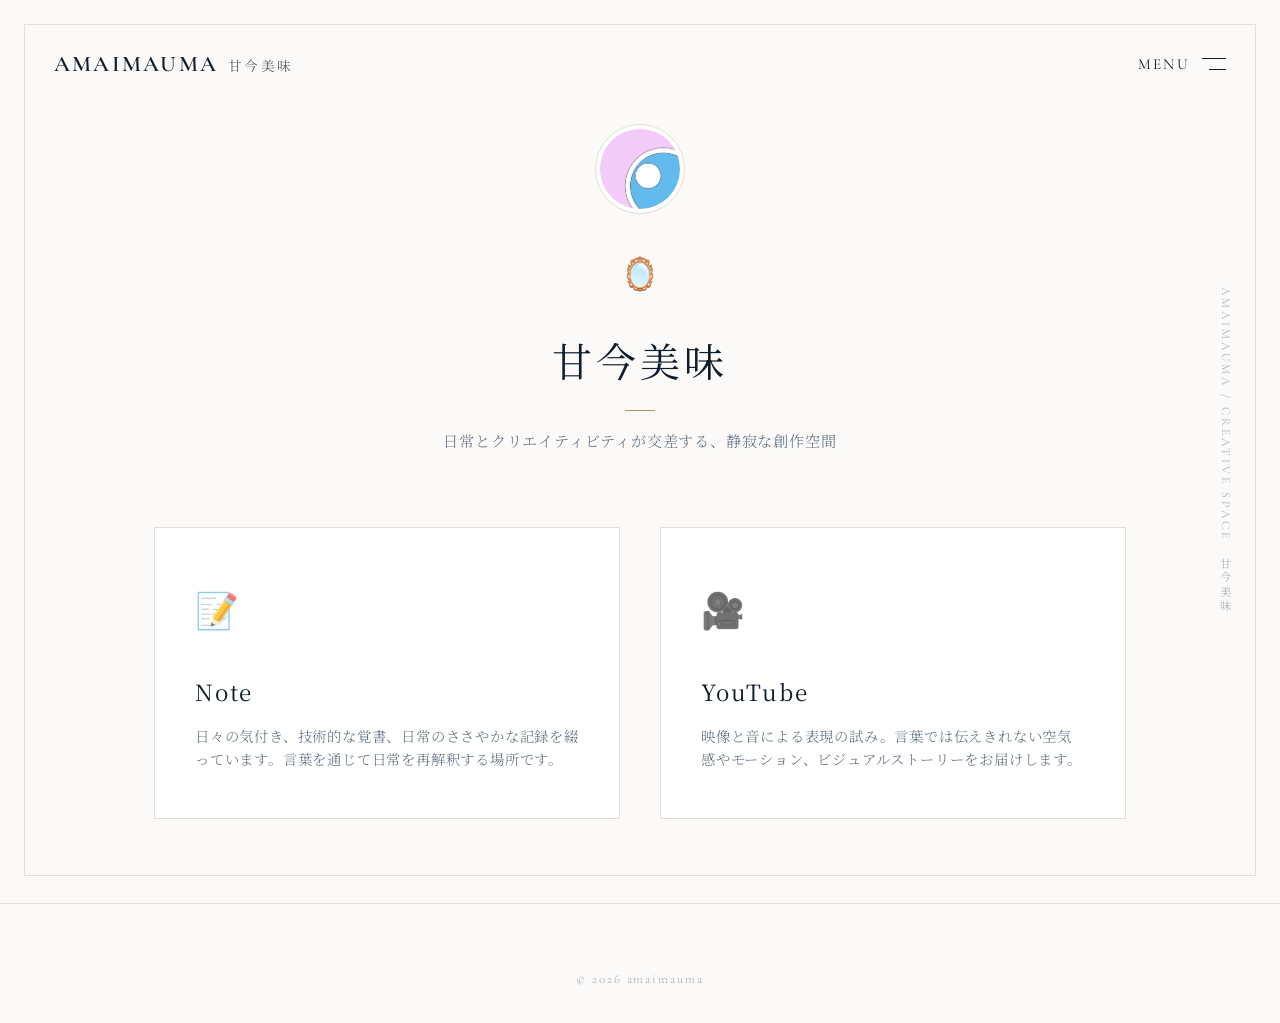
<file: index.html>
<!DOCTYPE html>
<html lang="ja">

<head>
  <!-- Google tag (gtag.js) -->
  <script async src="https://www.googletagmanager.com/gtag/js?id=G-HB34GDT9T0"></script>
  <script>
    window.dataLayer = window.dataLayer || [];
    function gtag() { dataLayer.push(arguments); }
    gtag('js', new Date());
    gtag('config', 'G-HB34GDT9T0');
  </script>

  <meta charset="UTF-8">
  <meta name="viewport" content="width=device-width, initial-scale=1.0">
  <title>甘今美味 — クリエイティブスペース</title>
  <link rel="icon" type="image/png" href="favicon.png">
  <link rel="stylesheet" href="style.css">
</head>

<body>
  <div class="app-wrapper">
    <main class="main-content">
      <!-- ページ導入部 (和モダンデザイン) -->
      <div class="page-intro">
        <div class="profile-img-wrap"
          style="width: 90px; height: 90px; margin: 0 auto 1.8rem; border-radius: 50%; overflow: hidden; border: 1px solid var(--border-color); padding: 4px; background: var(--bg-card); transition: transform 0.6s ease;">
          <img src="assets/icon.webp" alt="甘今美味"
            style="width: 100%; height: 100%; object-fit: cover; border-radius: 50%;">
        </div>
        <span class="page-intro-icon">🪞</span>
        <h1>甘今美味</h1>
        <p class="subtitle">日常とクリエイティビティが交差する、静寂な創作空間</p>
      </div>

      <!-- リンクグリッド -->
      <div class="links-grid" id="links-container"></div>
    </main>

    <footer>
      <p>© 2026 amaimauma</p>
    </footer>
  </div>

  <script>
    const links = [
      {
        name: "Note",
        url: "https://note.com/umeda1230",
        desc: "日々の気付き、技術的な覚書、日常のささやかな記録を綴っています。言葉を通じて日常を再解釈する場所です。",
        icon: "📝"
      },
      {
        name: "YouTube",
        url: "https://www.youtube.com/@uma1230-xxxe/videos",
        desc: "映像と音による表現の試み。言葉では伝えきれない空気感やモーション、ビジュアルストーリーをお届けします。",
        icon: "🎥"
      }
    ];

    const container = document.getElementById('links-container');
    links.forEach((link, index) => {
      const cardWrap = document.createElement('div');
      cardWrap.className = 'link-card-wrap';
      cardWrap.style.animationDelay = `${index * 0.15}s`;

      const a = document.createElement('a');
      a.href = link.url;
      a.target = '_blank';
      a.rel = 'noopener noreferrer';
      a.className = 'link-card';

      const iconSpan = document.createElement('span');
      iconSpan.className = 'link-card-icon';
      iconSpan.textContent = link.icon || '🔗';

      const title = document.createElement('h2');
      title.textContent = link.name;

      const desc = document.createElement('p');
      desc.textContent = link.desc || '';

      a.appendChild(iconSpan);
      a.appendChild(title);
      a.appendChild(desc);
      cardWrap.appendChild(a);
      container.appendChild(cardWrap);
    });
  </script>
  <script src="sidebar.js"></script>
</body>

</html>
</file>
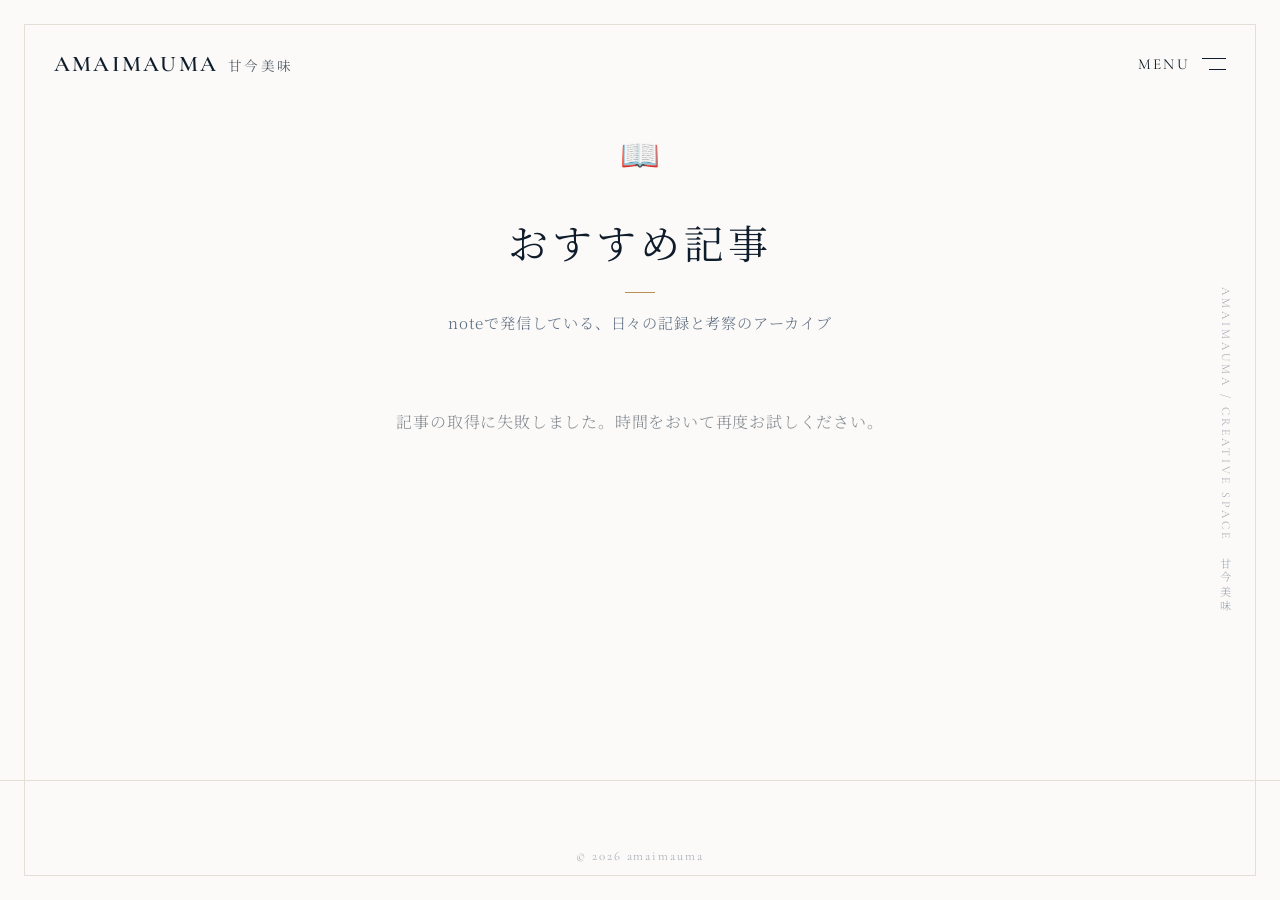
<file: articles.html>
<!DOCTYPE html>
<html lang="ja">

<head>
    <!-- Google tag (gtag.js) -->
    <script async src="https://www.googletagmanager.com/gtag/js?id=G-HB34GDT9T0"></script>
    <script>
        window.dataLayer = window.dataLayer || [];
        function gtag() { dataLayer.push(arguments); }
        gtag('js', new Date());
        gtag('config', 'G-HB34GDT9T0');
    </script>

    <meta charset="UTF-8">
    <meta name="viewport" content="width=device-width, initial-scale=1.0">
    <title>おすすめ記事 — 甘今美味</title>
    <link rel="icon" type="image/png" href="favicon.png">
    <link rel="stylesheet" href="style.css">
</head>

<body>
    <div class="app-wrapper">
        <main class="main-content">
            <!-- ページ導入部 -->
            <div class="page-intro">
                <span class="page-intro-icon">📖</span>
                <h1>おすすめ記事</h1>
                <p class="subtitle">noteで発信している、日々の記録と考察のアーカイブ</p>
            </div>

            <!-- RSS読み込み用の記事リストコンテナ -->
            <div class="articles-list-wrap" id="full-articles-container">
                <p style="text-align: center; opacity: 0.5; font-family: var(--font-serif);">記事を読み込んでいます...</p>
            </div>
        </main>

        <footer>
            <p>© 2026 amaimauma</p>
        </footer>
    </div>
    <script src="articles.js"></script>
    <script src="sidebar.js"></script>
</body>

</html>
</file>
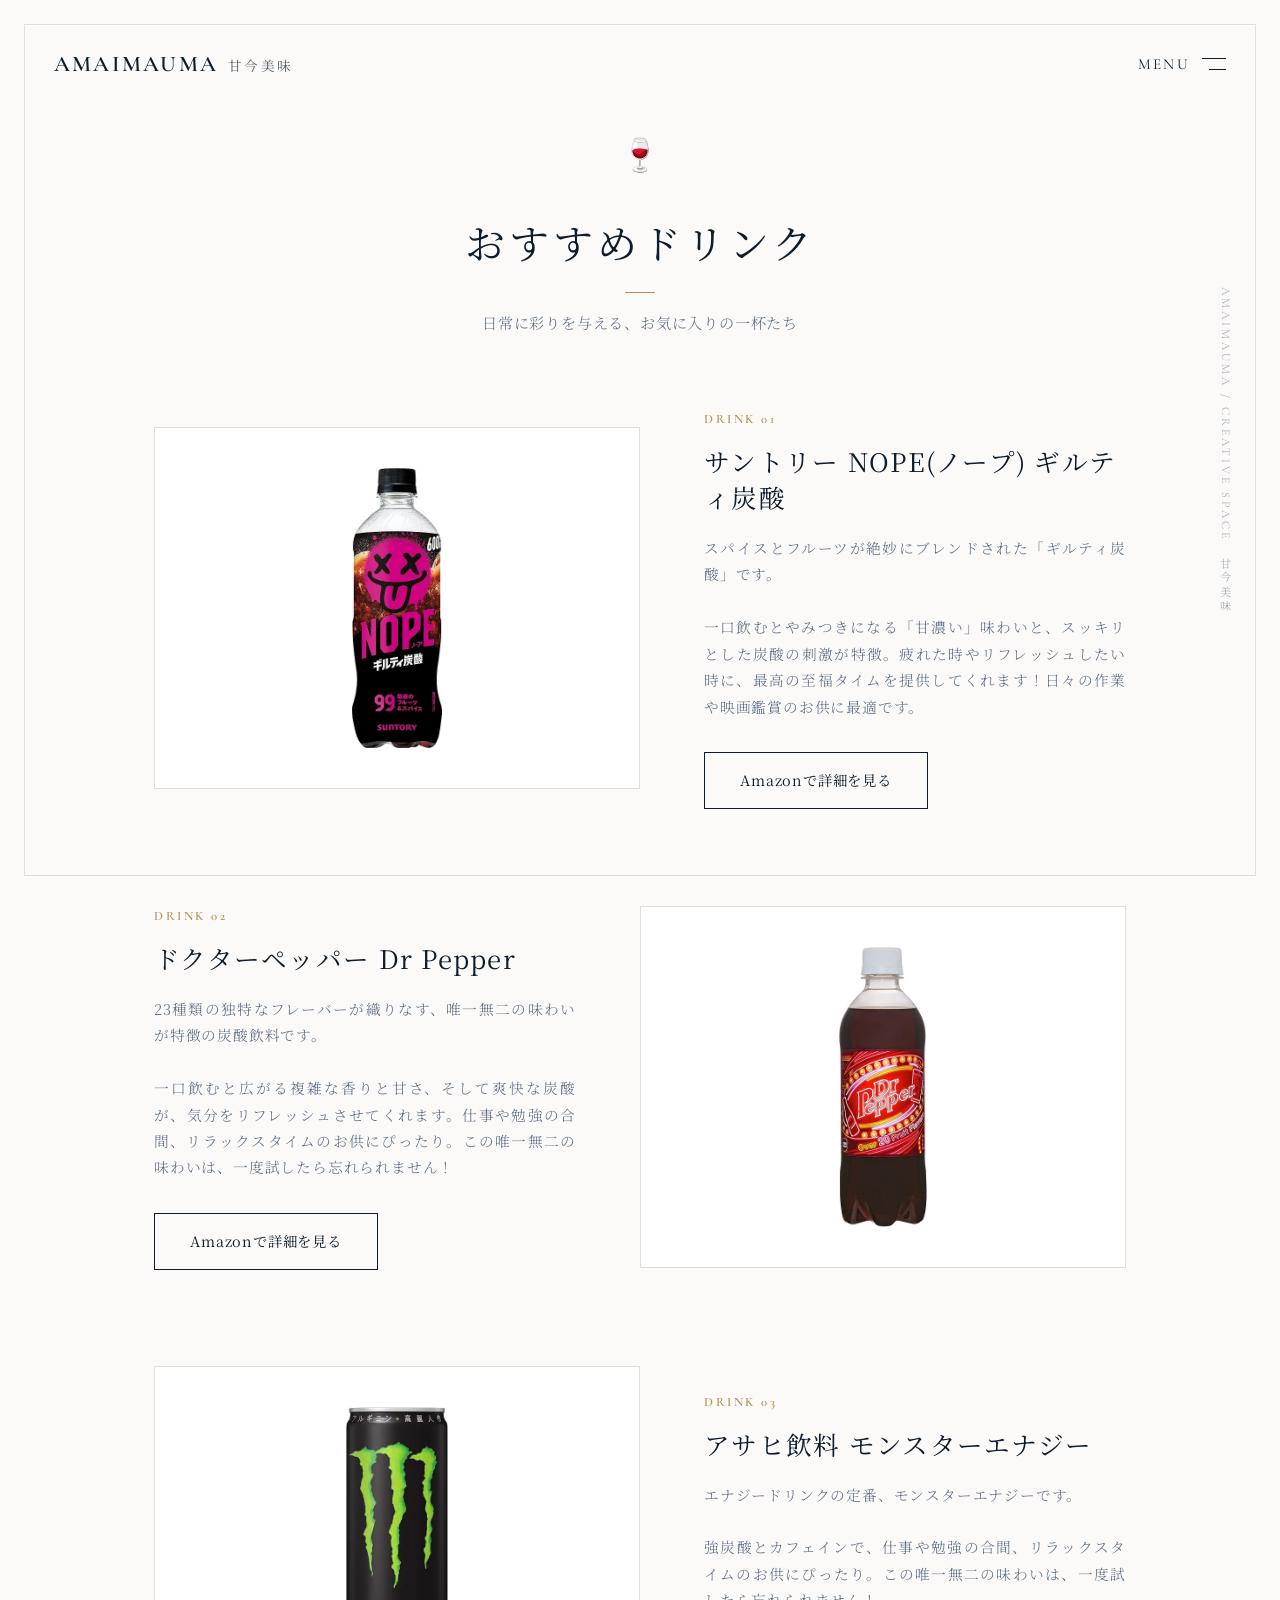
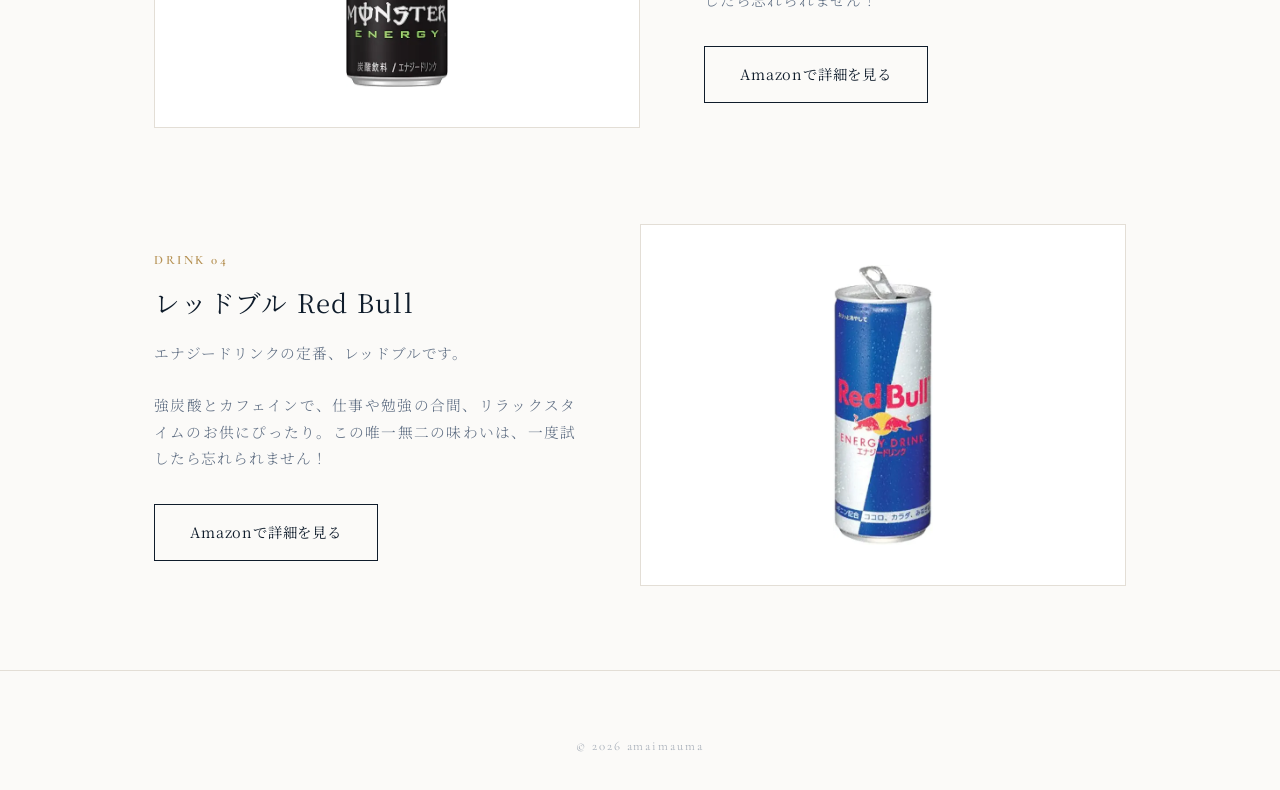
<file: drinks.html>
<!DOCTYPE html>
<html lang="ja">

<head>
    <!-- Google tag (gtag.js) -->
    <script async src="https://www.googletagmanager.com/gtag/js?id=G-HB34GDT9T0"></script>
    <script>
        window.dataLayer = window.dataLayer || [];
        function gtag() { dataLayer.push(arguments); }
        gtag('js', new Date());
        gtag('config', 'G-HB34GDT9T0');
    </script>

    <meta charset="UTF-8">
    <meta name="viewport" content="width=device-width, initial-scale=1.0">
    <title>おすすめドリンク — 甘今美味</title>
    <link rel="icon" type="image/png" href="favicon.png">
    <link rel="stylesheet" href="style.css">
</head>

<body>
    <div class="app-wrapper">
        <main class="main-content">
            <!-- ページ導入部 -->
            <div class="page-intro">
                <span class="page-intro-icon">🍷</span>
                <h1>おすすめドリンク</h1>
                <p class="subtitle">日常に彩りを与える、お気に入りの一杯たち</p>
            </div>

            <!-- スプリットレイアウト製品紹介 -->
            <div class="split-product-wrap">
                <!-- プロダクト 1 (NOPE) -->
                <div class="product-row" style="opacity: 0; transform: translateY(30px); animation: fadeSlideUp 0.8s cubic-bezier(0.25, 1, 0.5, 1) forwards; animation-delay: 0.1s;">
                    <div class="product-img-panel">
                        <img src="assets/nope.webp" alt="サントリー NOPE(ノープ)">
                    </div>
                    <div class="product-info-panel">
                        <span class="product-label">Drink 01</span>
                        <h3 class="product-row-title">サントリー NOPE(ノープ) ギルティ炭酸</h3>
                        <p class="product-row-desc">
                            スパイスとフルーツが絶妙にブレンドされた「ギルティ炭酸」です。<br><br>
                            一口飲むとやみつきになる「甘濃い」味わいと、スッキリとした炭酸の刺激が特徴。疲れた時やリフレッシュしたい時に、最高の至福タイムを提供してくれます！日々の作業や映画鑑賞のお供に最適です。
                        </p>
                        <a href="https://amzn.to/4mC84FW" target="_blank" rel="noopener noreferrer" class="btn-premium">Amazonで詳細を見る</a>
                    </div>
                </div>

                <!-- プロダクト 2 (Dr Pepper) -->
                <div class="product-row" style="opacity: 0; transform: translateY(30px); animation: fadeSlideUp 0.8s cubic-bezier(0.25, 1, 0.5, 1) forwards; animation-delay: 0.25s;">
                    <div class="product-img-panel">
                        <img src="assets/dr_pepper.webp" alt="ドクターペッパー">
                    </div>
                    <div class="product-info-panel">
                        <span class="product-label">Drink 02</span>
                        <h3 class="product-row-title">ドクターペッパー Dr Pepper</h3>
                        <p class="product-row-desc">
                            23種類の独特なフレーバーが織りなす、唯一無二の味わいが特徴の炭酸飲料です。<br><br>
                            一口飲むと広がる複雑な香りと甘さ、そして爽快な炭酸が、気分をリフレッシュさせてくれます。仕事や勉強の合間、リラックスタイムのお供にぴったり。この唯一無二の味わいは、一度試したら忘れられません！
                        </p>
                        <a href="https://amzn.to/4tjg1m2" target="_blank" rel="noopener noreferrer" class="btn-premium">Amazonで詳細を見る</a>
                    </div>
                </div>

                <!-- プロダクト 3 (Monster Energy) -->
                <div class="product-row" style="opacity: 0; transform: translateY(30px); animation: fadeSlideUp 0.8s cubic-bezier(0.25, 1, 0.5, 1) forwards; animation-delay: 0.4s;">
                    <div class="product-img-panel">
                        <img src="assets/monster_energy.webp" alt="モンスターエナジー">
                    </div>
                    <div class="product-info-panel">
                        <span class="product-label">Drink 03</span>
                        <h3 class="product-row-title">アサヒ飲料 モンスターエナジー</h3>
                        <p class="product-row-desc">
                            エナジードリンクの定番、モンスターエナジーです。<br><br>
                            強炭酸とカフェインで、仕事や勉強の合間、リラックスタイムのお供にぴったり。この唯一無二の味わいは、一度試したら忘れられません！
                        </p>
                        <a href="https://amzn.to/4eAjbx8" target="_blank" rel="noopener noreferrer" class="btn-premium">Amazonで詳細を見る</a>
                    </div>
                </div>

                <!-- プロダクト 4 (Red Bull) -->
                <div class="product-row" style="opacity: 0; transform: translateY(30px); animation: fadeSlideUp 0.8s cubic-bezier(0.25, 1, 0.5, 1) forwards; animation-delay: 0.55s;">
                    <div class="product-img-panel">
                        <img src="assets/redbull.webp" alt="レッドブル">
                    </div>
                    <div class="product-info-panel">
                        <span class="product-label">Drink 04</span>
                        <h3 class="product-row-title">レッドブル Red Bull</h3>
                        <p class="product-row-desc">
                            エナジードリンクの定番、レッドブルです。<br><br>
                            強炭酸とカフェインで、仕事や勉強の合間、リラックスタイムのお供にぴったり。この唯一無二の味わいは、一度試したら忘れられません！
                        </p>
                        <a href="https://amzn.to/4dQYaOF" target="_blank" rel="noopener noreferrer" class="btn-premium">Amazonで詳細を見る</a>
                    </div>
                </div>
            </div>
        </main>

        <footer>
            <p>© 2026 amaimauma</p>
        </footer>
    </div>
    <script src="sidebar.js"></script>
</body>

</html>
</file>
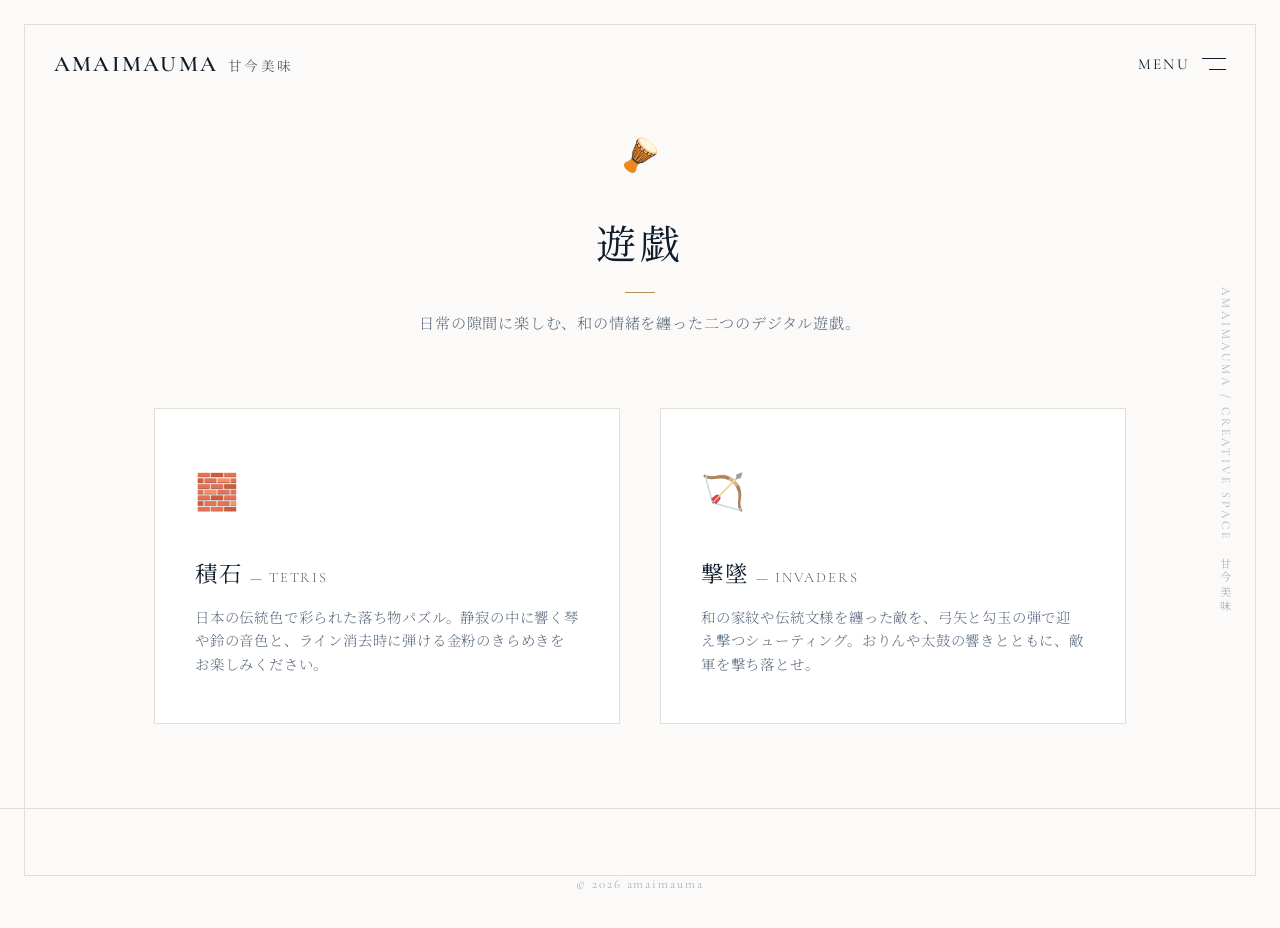
<file: game.html>
<!DOCTYPE html>
<html lang="ja">

<head>
  <!-- Google tag (gtag.js) -->
  <script async src="https://www.googletagmanager.com/gtag/js?id=G-HB34GDT9T0"></script>
  <script>
    window.dataLayer = window.dataLayer || [];
    function gtag() { dataLayer.push(arguments); }
    gtag('js', new Date());
    gtag('config', 'G-HB34GDT9T0');
  </script>

  <meta charset="UTF-8">
  <meta name="viewport" content="width=device-width, initial-scale=1.0">
  <title>遊戯 (ゲーム) — 甘今美味</title>
  <link rel="icon" type="image/png" href="favicon.png">
  <link rel="stylesheet" href="style.css">
</head>

<body>
  <div class="app-wrapper">
    <main class="main-content">
      <!-- ページ導入部 -->
      <div class="page-intro">
        <span class="page-intro-icon">🪘</span>
        <h1>遊戯</h1>
        <p class="subtitle">日常の隙間に楽しむ、和の情緒を纏った二つのデジタル遊戯。</p>
      </div>

      <!-- ゲーム選択リンクグリッド -->
      <div class="links-grid">
        
        <!-- テトリス (積石) カード -->
        <div class="link-card-wrap" style="animation-delay: 0.1s;">
          <a href="tetris.html" class="link-card">
            <span class="link-card-icon">🧱</span>
            <h2>積石 <span style="font-size: 0.9rem; font-weight: 300; opacity: 0.7; font-family: var(--font-english);">— TETRIS</span></h2>
            <p>日本の伝統色で彩られた落ち物パズル。静寂の中に響く琴や鈴の音色と、ライン消去時に弾ける金粉のきらめきをお楽しみください。</p>
          </a>
        </div>

        <!-- インベーダー (撃墜) カード -->
        <div class="link-card-wrap" style="animation-delay: 0.2s;">
          <a href="invader.html" class="link-card">
            <span class="link-card-icon">🏹</span>
            <h2>撃墜 <span style="font-size: 0.9rem; font-weight: 300; opacity: 0.7; font-family: var(--font-english);">— INVADERS</span></h2>
            <p>和の家紋や伝統文様を纏った敵を、弓矢と勾玉の弾で迎え撃つシューティング。おりんや太鼓の響きとともに、敵軍を撃ち落とせ。</p>
          </a>
        </div>

      </div>
    </main>

    <footer>
      <p>© 2026 amaimauma</p>
    </footer>
  </div>
  <script src="sidebar.js"></script>
</body>

</html>
</file>
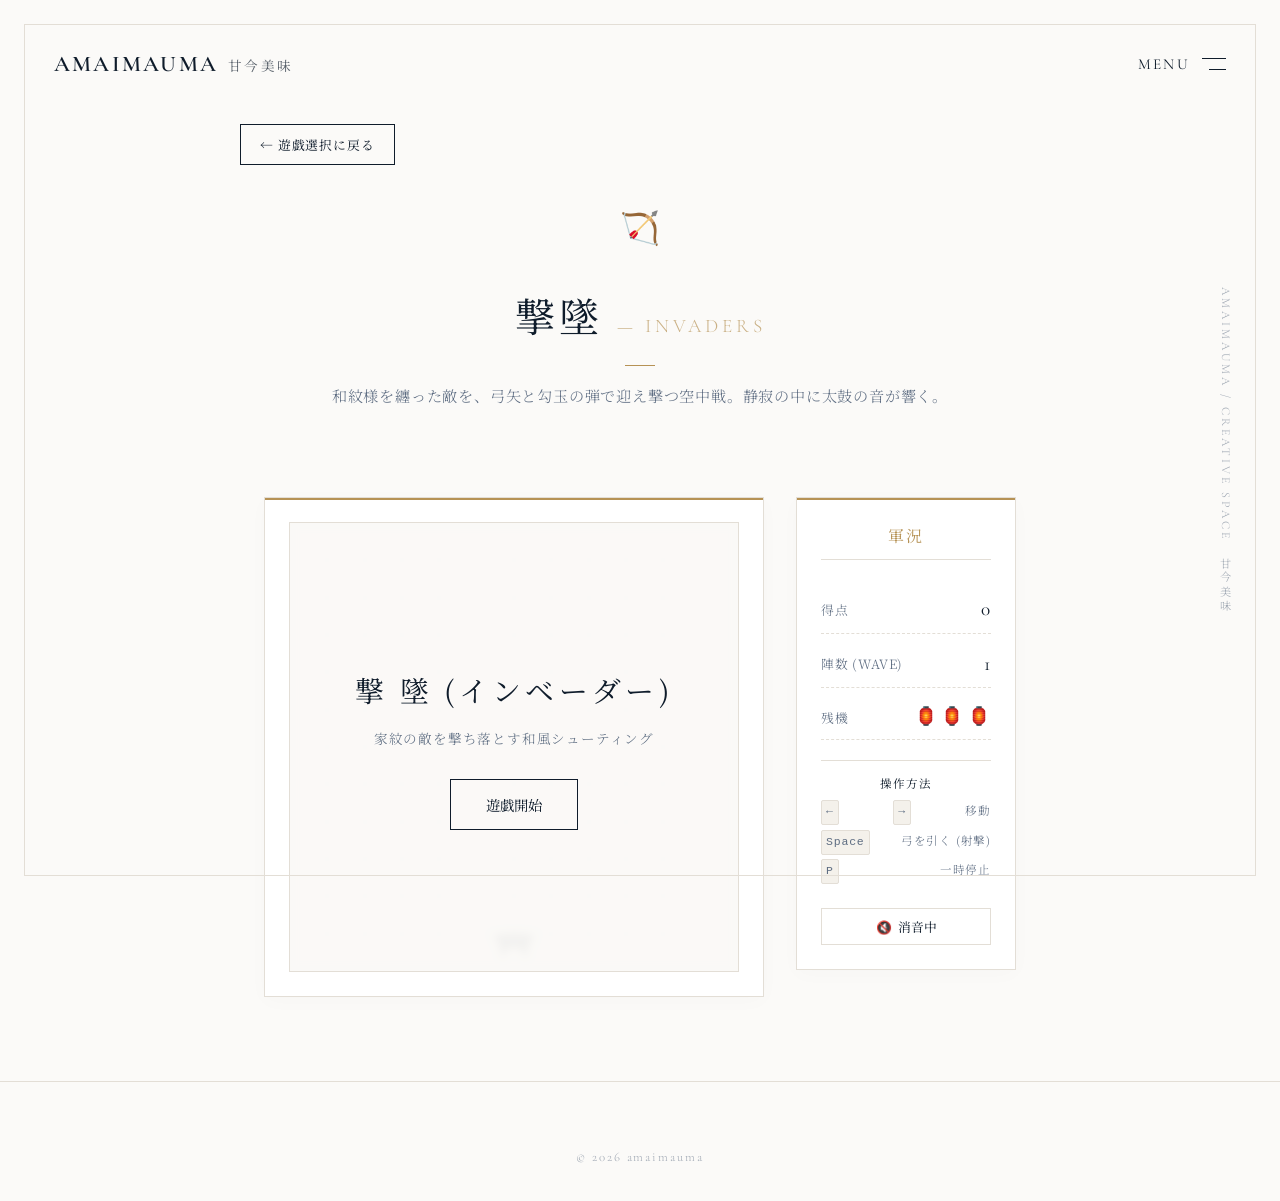
<file: invader.html>
<!DOCTYPE html>
<html lang="ja">

<head>
  <!-- Google tag (gtag.js) -->
  <script async src="https://www.googletagmanager.com/gtag/js?id=G-HB34GDT9T0"></script>
  <script>
    window.dataLayer = window.dataLayer || [];
    function gtag() { dataLayer.push(arguments); }
    gtag('js', new Date());
    gtag('config', 'G-HB34GDT9T0');
  </script>

  <meta charset="UTF-8">
  <meta name="viewport" content="width=device-width, initial-scale=1.0, maximum-scale=1.0, user-scalable=no">
  <title>撃墜 (インベーダー) — 甘今美味</title>
  <link rel="icon" type="image/png" href="favicon.png">
  <link rel="stylesheet" href="style.css">
  <style>
    /* ==========================================================================
       Game Page Custom CSS (和モダン・ガラスモルフィズム・レスポンシブ)
       ========================================================================== */
    .game-section {
      display: flex;
      flex-direction: column;
      align-items: center;
      width: 100%;
      margin: 0 auto;
    }

    .game-layout {
      display: grid;
      grid-template-columns: 500px 220px;
      gap: 2rem;
      align-items: start;
      justify-content: center;
      margin-top: 1rem;
      width: 100%;
      max-width: 900px;
    }

    @media (max-width: 768px) {
      .game-layout {
        grid-template-columns: 1fr;
        gap: 1.2rem;
      }
    }

    /* パネルの基本装飾 */
    .game-panel {
      background: var(--bg-card);
      border: 1px solid var(--border-color);
      padding: 1.5rem;
      display: flex;
      flex-direction: column;
      align-items: center;
      transition: all 0.3s ease;
      position: relative;
      overflow: hidden;
      box-shadow: 0 4px 20px rgba(0, 0, 0, 0.02);
    }

    @media (prefers-color-scheme: dark) {
      .game-panel {
        background: rgba(22, 30, 41, 0.6);
        backdrop-filter: blur(10px);
        -webkit-backdrop-filter: blur(10px);
      }
    }

    .game-panel::before {
      content: '';
      position: absolute;
      top: 0;
      left: 0;
      width: 100%;
      height: 2px;
      background-color: var(--accent);
    }

    .game-panel h3 {
      font-size: 1rem;
      font-weight: 400;
      letter-spacing: 0.1em;
      margin-bottom: 1rem;
      color: var(--accent);
      border-bottom: 1px solid var(--border-color);
      width: 100%;
      text-align: center;
      padding-bottom: 0.5rem;
    }

    .canvas-container {
      position: relative;
      width: 100%;
      max-width: 500px;
      aspect-ratio: 1 / 1;
    }

    #invaderCanvas {
      width: 100%;
      height: 100%;
      background: var(--bg-secondary);
      border: 1px solid var(--border-color);
      display: block;
      box-sizing: border-box;
    }

    @media (prefers-color-scheme: dark) {
      #invaderCanvas {
        background: rgba(10, 14, 20, 0.9);
      }
    }

    /* ゲーム状況オーバーレイ */
    .game-overlay {
      position: absolute;
      top: 0;
      left: 0;
      width: 100%;
      height: 100%;
      background: rgba(251, 250, 248, 0.92);
      backdrop-filter: blur(4px);
      -webkit-backdrop-filter: blur(4px);
      display: flex;
      justify-content: center;
      align-items: center;
      z-index: 20;
      transition: opacity 0.4s ease;
      border: 1px solid var(--border-color);
      box-sizing: border-box;
    }

    @media (prefers-color-scheme: dark) {
      .game-overlay {
        background: rgba(10, 14, 20, 0.92);
      }
    }

    .overlay-content {
      text-align: center;
      padding: 2rem;
      width: 90%;
    }

    .overlay-content h2 {
      font-size: 1.8rem;
      font-weight: 400;
      letter-spacing: 0.15em;
      margin-bottom: 0.8rem;
      color: var(--text-primary);
    }

    .overlay-content p {
      font-size: 0.85rem;
      color: var(--text-muted);
      margin-bottom: 1.8rem;
      line-height: 1.6;
    }

    /* ステータス項目 */
    .status-block {
      width: 100%;
      margin-top: 1rem;
      display: flex;
      flex-direction: column;
      gap: 0.8rem;
    }

    .status-item {
      display: flex;
      justify-content: space-between;
      align-items: center;
      border-bottom: 1px dashed var(--border-color);
      padding-bottom: 0.4rem;
      width: 100%;
    }

    .status-item .label {
      font-size: 0.8rem;
      color: var(--text-muted);
    }

    .status-item .value {
      font-family: var(--font-english);
      font-size: 1.2rem;
      font-weight: 400;
      color: var(--text-primary);
    }

    /* ライフハート表示 */
    .lives-container {
      display: flex;
      gap: 4px;
      color: #B7282E; /* 茜色 */
      font-size: 1.1rem;
    }

    /* 設定ボタン群 */
    .game-settings {
      display: flex;
      flex-direction: column;
      gap: 0.5rem;
      width: 100%;
      margin-top: 1.5rem;
    }

    .settings-btn {
      background: none;
      border: 1px solid var(--border-color);
      padding: 0.5rem;
      font-size: 0.8rem;
      color: var(--text-primary);
      cursor: pointer;
      display: flex;
      align-items: center;
      justify-content: center;
      gap: 6px;
      transition: all 0.3s ease;
      font-family: var(--font-serif);
    }

    .settings-btn:hover {
      border-color: var(--accent);
      color: var(--accent);
      background: rgba(182, 146, 85, 0.05);
    }

    /* PC用操作ガイド */
    .controls-guide {
      margin-top: 1.2rem;
      width: 100%;
      font-size: 0.72rem;
      color: var(--text-muted);
      border-top: 1px solid var(--border-color);
      padding-top: 0.8rem;
    }

    .controls-guide h4 {
      font-weight: 400;
      color: var(--text-primary);
      margin-bottom: 0.4rem;
      text-align: center;
    }

    .controls-guide ul {
      list-style: none;
      padding: 0;
      margin: 0;
      display: flex;
      flex-direction: column;
      gap: 0.3rem;
    }

    .controls-guide li {
      display: flex;
      justify-content: space-between;
    }

    .controls-guide li span {
      background: var(--bg-secondary);
      border: 1px solid var(--border-color);
      padding: 1px 4px;
      border-radius: 2px;
      font-family: monospace;
    }

    /* モバイル専用要素 */
    .mobile-only {
      display: none;
    }

    /* モバイル操作コントローラー */
    .mobile-controller {
      display: none;
      width: 100%;
      max-width: 360px;
      margin: 1.5rem auto 0;
      justify-content: space-between;
      align-items: center;
      gap: 1.5rem;
      user-select: none;
      -webkit-user-select: none;
    }

    .mobile-dpad {
      display: flex;
      gap: 0.8rem;
    }

    .ctrl-btn {
      background: var(--bg-card);
      border: 1px solid var(--border-color);
      color: var(--text-primary);
      display: flex;
      align-items: center;
      justify-content: center;
      cursor: pointer;
      touch-action: manipulation;
      transition: background-color 0.1s, transform 0.1s;
      box-shadow: 0 2px 6px rgba(0, 0, 0, 0.05);
    }

    .ctrl-btn:active {
      background: var(--accent-light);
      border-color: var(--accent);
      transform: scale(0.92);
    }

    @media (prefers-color-scheme: dark) {
      .ctrl-btn:active {
        background: rgba(212, 177, 112, 0.15);
      }
    }

    .btn-dir {
      width: 60px;
      height: 60px;
      border-radius: 50%;
      font-size: 1.3rem;
    }

    .btn-shoot {
      width: 80px;
      height: 80px;
      border-radius: 50%;
      font-size: 1rem;
      font-weight: 600;
      border: 2px solid var(--accent);
      color: var(--accent);
    }

    /* ==========================================================================
       Responsive adjustments
       ========================================================================== */
    @media (max-width: 768px) {
      /* ページタイトルを非表示にして縦幅を削減 */
      .page-intro {
        display: none;
      }
      .back-to-portal-wrap {
        margin: 0 auto 0.4rem !important;
        text-align: center !important;
      }
      .main-content {
        padding: 50px 10px 10px !important;
      }

      .game-layout {
        grid-template-columns: 1fr;
        gap: 0.3rem;
      }

      /* info-panel を上部ヘッダーとして横並びに */
      .side-panel.info-panel {
        width: 100%;
        max-width: 480px;
        margin: 0 auto;
        padding: 0.4rem;
        background: none;
        border: none;
        box-shadow: none;
        backdrop-filter: none;
        -webkit-backdrop-filter: none;
        flex-direction: row; /* 横一列 */
        justify-content: space-between;
        align-items: center;
        gap: 0.4rem;
      }
      .side-panel.info-panel::before {
        display: none;
      }
      .side-panel.info-panel h3 {
        display: none;
      }

      /* 得点・陣数・残機を横並びに */
      .status-block {
        flex-direction: row;
        gap: 0.4rem;
        margin-top: 0;
        width: auto;
      }
      .status-item {
        border-bottom: none;
        padding-bottom: 0;
        flex-direction: column;
        align-items: center;
        gap: 1px;
      }
      .status-item .label {
        font-size: 0.55rem;
      }
      .status-item .value {
        font-size: 0.8rem;
      }
      .lives-container {
        font-size: 0.85rem;
      }

      /* 設定ボタンを横並びに */
      .game-settings {
        flex-direction: row;
        width: auto;
        margin-top: 0;
        gap: 0.25rem;
      }
      .settings-btn {
        padding: 0.2rem 0.35rem;
        font-size: 0.6rem;
      }

      /* メインゲーム盤 */
      .main-panel {
        padding: 0;
        background: none;
        border: none;
        box-shadow: none;
      }
      .main-panel::before {
        display: none;
      }
      .canvas-container {
        width: 100%;
        height: auto;
        aspect-ratio: 1 / 1;
        max-width: min(100%, 45vh);
        margin: 0 auto;
      }

      .mobile-only {
        display: flex;
      }

      .controls-guide {
        display: none;
      }

      /* 操作ボタンをコンパクトに縮小 */
      .mobile-controller {
        display: flex !important;
        margin-top: 0.4rem;
        gap: 1rem;
        justify-content: center;
        width: 100%;
      }
      .mobile-dpad {
        gap: 0.4rem;
      }
      .btn-dir {
        width: 46px;
        height: 46px;
        font-size: 0.9rem;
      }
      .btn-shoot {
        width: 60px;
        height: 60px;
        font-size: 0.8rem;
      }
    }
  </style>
</head>

<body>
  <div class="app-wrapper">
    <main class="main-content">
      <!-- 戻るボタン -->
      <div class="back-to-portal-wrap" style="width: 100%; max-width: 800px; margin: 0 auto 2rem; text-align: left;">
        <a href="game.html" class="btn-premium" style="padding: 0.5rem 1.2rem; font-size: 0.8rem; text-decoration: none; display: inline-flex; align-items: center; gap: 8px;">
          ← 遊戯選択に戻る
        </a>
      </div>

      <!-- ページ導入部 -->
      <div class="page-intro">
        <span class="page-intro-icon">🏹</span>
        <h1>撃墜 <span style="font-size: 1.2rem; font-weight: 300; opacity: 0.7; color: var(--accent); font-family: var(--font-english);">— INVADERS</span></h1>
        <p class="subtitle">和紋様を纏った敵を、弓矢と勾玉の弾で迎え撃つ空中戦。静寂の中に太鼓の音が響く。</p>
      </div>

      <!-- ゲームセクション -->
      <div class="game-section">

        <div class="game-layout">

          <!-- メインゲーム盤 -->
          <div class="game-panel main-panel">
            <div class="canvas-container">
              <canvas id="invaderCanvas" width="480" height="480"></canvas>
              
              <!-- オーバーレイ表示 -->
              <div id="gameOverlay" class="game-overlay">
                <div class="overlay-content">
                  <h2 id="overlayTitle">撃 墜 (インベーダー)</h2>
                  <p id="overlayMessage">家紋の敵を撃ち落とす和風シューティング</p>
                  <button id="startBtn" class="btn-premium">遊戯開始</button>
                </div>
              </div>
            </div>
          </div>

          <!-- 右パネル (ステータス情報、設定ボタン) -->
          <div class="game-panel side-panel info-panel">
            <h3>軍況</h3>

            <div class="status-block">
              <div class="status-item">
                <span class="label">得点</span>
                <span class="value" id="scoreValue">0</span>
              </div>
              <div class="status-item">
                <span class="label">陣数 (WAVE)</span>
                <span class="value" id="waveValue">1</span>
              </div>
              <div class="status-item">
                <span class="label">残機</span>
                <span class="value">
                  <div class="lives-container" id="livesContainer">
                    <span>🏮</span><span>🏮</span><span>🏮</span>
                  </div>
                </span>
              </div>
            </div>

            <div class="controls-guide">
              <h4>操作方法</h4>
              <ul>
                <li><span>←</span> <span>→</span> 移動</li>
                <li><span>Space</span> 弓を引く (射撃)</li>
                <li><span>P</span> 一時停止</li>
              </ul>
            </div>

            <div class="game-settings">
              <button id="muteBtn" class="settings-btn" aria-label="音量切り替え">
                <span id="muteIcon">🔇</span> <span id="muteText">消音中</span>
              </button>

            </div>
          </div>

        </div>

        <!-- スマホ用コントローラーパネル -->
        <div id="mobileController" class="mobile-controller">
          <div class="mobile-dpad">
            <button class="ctrl-btn btn-dir" id="ctrlLeft">←</button>
            <button class="ctrl-btn btn-dir" id="ctrlRight">→</button>
          </div>
          <button class="ctrl-btn btn-shoot" id="ctrlShoot">射撃</button>
        </div>

      </div>
    </main>

    <footer>
      <p>© 2026 amaimauma</p>
    </footer>
  </div>

  <script src="sidebar.js"></script>
  <script>
    // ==========================================================================
    // 1. SoundManager (Web Audio API を用いた和風シンセ効果音)
    // ==========================================================================
    class SoundManager {
      constructor() {
        this.ctx = null;
        this.muted = true;
      }

      init() {
        if (!this.ctx) {
          this.ctx = new (window.AudioContext || window.webkitAudioContext)();
        }
        if (this.ctx.state === 'suspended') {
          this.ctx.resume();
        }
      }

      playShoot() {
        // 自機射撃音: 「ひょう」と矢を放つような和風スイープ音
        if (this.muted) return;
        this.init();
        const now = this.ctx.currentTime;
        const osc = this.ctx.createOscillator();
        const gain = this.ctx.createGain();
        
        osc.type = 'triangle';
        osc.frequency.setValueAtTime(350, now);
        osc.frequency.exponentialRampToValueAtTime(1400, now + 0.12);
        
        gain.gain.setValueAtTime(0.06, now);
        gain.gain.exponentialRampToValueAtTime(0.001, now + 0.12);
        
        osc.connect(gain);
        gain.connect(this.ctx.destination);
        osc.start(now);
        osc.stop(now + 0.12);
      }

      playExplode(type) {
        if (this.muted) return;
        this.init();
        const now = this.ctx.currentTime;
        
        if (type === 0) {
          // 小型敵撃破: おりん（鈴）をイメージしたクリアな音
          const osc = this.ctx.createOscillator();
          const gain = this.ctx.createGain();
          osc.type = 'sine';
          osc.frequency.setValueAtTime(1200, now);
          gain.gain.setValueAtTime(0.04, now);
          gain.gain.exponentialRampToValueAtTime(0.0001, now + 0.3);
          osc.connect(gain);
          gain.connect(this.ctx.destination);
          osc.start(now);
          osc.stop(now + 0.3);
        } else if (type === 1) {
          // 中型敵撃破: 鼓（つづみ）を叩いたような減衰音
          const osc = this.ctx.createOscillator();
          const gain = this.ctx.createGain();
          osc.type = 'sine';
          osc.frequency.setValueAtTime(250, now);
          osc.frequency.exponentialRampToValueAtTime(80, now + 0.15);
          gain.gain.setValueAtTime(0.08, now);
          gain.gain.exponentialRampToValueAtTime(0.0001, now + 0.15);
          osc.connect(gain);
          gain.connect(this.ctx.destination);
          osc.start(now);
          osc.stop(now + 0.15);
        } else {
          // 大型敵・ボス撃破: 和太鼓のようなドンという重低音
          const osc = this.ctx.createOscillator();
          const gain = this.ctx.createGain();
          // ノイズ風にするため、少し周波数を低く設定
          osc.type = 'triangle';
          osc.frequency.setValueAtTime(120, now);
          osc.frequency.linearRampToValueAtTime(30, now + 0.25);
          
          gain.gain.setValueAtTime(0.15, now);
          gain.gain.exponentialRampToValueAtTime(0.0001, now + 0.25);
          
          osc.connect(gain);
          gain.connect(this.ctx.destination);
          osc.start(now);
          osc.stop(now + 0.25);
        }
      }

      playHit() {
        // 自機被弾音: ドシャッという鈍い打撃音
        if (this.muted) return;
        this.init();
        const now = this.ctx.currentTime;
        const osc = this.ctx.createOscillator();
        const gain = this.ctx.createGain();
        
        osc.type = 'sawtooth';
        osc.frequency.setValueAtTime(140, now);
        osc.frequency.linearRampToValueAtTime(40, now + 0.3);
        
        gain.gain.setValueAtTime(0.12, now);
        gain.gain.exponentialRampToValueAtTime(0.0001, now + 0.3);
        
        osc.connect(gain);
        gain.connect(this.ctx.destination);
        osc.start(now);
        osc.stop(now + 0.3);
      }

      playGameOver() {
        if (this.muted) return;
        this.init();
        const now = this.ctx.currentTime;
        
        const playString = (baseFreq, delay) => {
          const osc = this.ctx.createOscillator();
          const gain = this.ctx.createGain();
          
          osc.type = 'sawtooth';
          osc.frequency.setValueAtTime(baseFreq, now + delay);
          osc.frequency.linearRampToValueAtTime(baseFreq * 0.5, now + delay + 0.8);
          
          gain.gain.setValueAtTime(0, now + delay);
          gain.gain.linearRampToValueAtTime(0.06, now + delay + 0.01);
          gain.gain.exponentialRampToValueAtTime(0.0001, now + delay + 0.8);
          
          osc.connect(gain);
          gain.connect(this.ctx.destination);
          
          osc.start(now + delay);
          osc.stop(now + delay + 0.85);
        };

        playString(196, 0);   // G3
        playString(146.83, 0.15); // D3
        playString(98, 0.3);    // G2
      }
    }

    const sound = new SoundManager();

    // ==========================================================================
    // 2. Invaders Game Logic & Graphics
    // ==========================================================================
    
    // キャンバスコンテキスト
    const canvas = document.getElementById('invaderCanvas');
    const ctx = canvas.getContext('2d');

    const scoreValue = document.getElementById('scoreValue');
    const waveValue = document.getElementById('waveValue');
    const livesContainer = document.getElementById('livesContainer');

    const gameOverlay = document.getElementById('gameOverlay');
    const overlayTitle = document.getElementById('overlayTitle');
    const overlayMessage = document.getElementById('overlayMessage');
    const startBtn = document.getElementById('startBtn');
    const muteBtn = document.getElementById('muteBtn');
    const mobileController = document.getElementById('mobileController');

    // ゲーム状態
    let score = 0;
    let wave = 1;
    let lives = 3;
    let gameOver = false;
    let paused = false;
    let gameStarted = false;

    // 自機
    const player = {
      x: canvas.width / 2 - 18,
      y: canvas.height - 40,
      width: 36,
      height: 24,
      speed: 4,
      isMovingLeft: false,
      isMovingRight: false
    };

    // 弾丸配列
    let playerBullets = [];
    let enemyBullets = [];

    // 敵（インベーダー）
    let enemies = [];
    const enemyRows = 4;
    const enemyCols = 6;
    const enemyWidth = 32;
    const enemyHeight = 24;
    const enemyGapX = 22;
    const enemyGapY = 18;

    let enemyDirection = 1; // 1: 右、-1: 左
    let enemySpeed = 0.5; // 初期移動速度
    let enemyMoveDownDistance = 14;
    let timeSinceLastEnemyMove = 0;
    let enemyMoveInterval = 800; // 敵が移動する間隔（ミリ秒）
    let enemyAttackTimer = 0;
    let enemyAttackInterval = 1500; // 敵が攻撃する間隔（ミリ秒）

    // 防壁 (Shields)
    let shields = [];
    const shieldCount = 3;
    const shieldWidth = 48;
    const shieldHeight = 24;
    
    // パーティクル配列
    let particles = [];

    // ==========================================================================
    // 3. パーティクルエフェクト (金箔スパーク)
    // ==========================================================================
    class Particle {
      constructor(x, y, color) {
        this.x = x;
        this.y = y;
        this.size = Math.random() * 3 + 1.5;
        this.vx = (Math.random() - 0.5) * 5;
        this.vy = (Math.random() - 0.5) * 5 - 1;
        this.alpha = 1;
        this.decay = Math.random() * 0.03 + 0.02;
        this.color = color || 'rgba(212, 177, 112, '; // ゴールド
        this.rotation = Math.random() * Math.PI * 2;
        this.rotationSpeed = (Math.random() - 0.5) * 0.2;
      }

      update() {
        this.x += this.vx;
        this.y += this.vy;
        this.vy += 0.05;
        this.alpha -= this.decay;
        this.rotation += this.rotationSpeed;
      }

      draw(ctx) {
        ctx.save();
        ctx.translate(this.x, this.y);
        ctx.rotate(this.rotation);
        ctx.fillStyle = this.color + this.alpha + ')';
        ctx.fillRect(-this.size / 2, -this.size / 2, this.size, this.size);
        ctx.restore();
      }
    }

    function createExplosion(x, y, type) {
      const goldColor = 'rgba(212, 177, 112, ';
      const colors = [
        goldColor,
        'rgba(183, 40, 46, ', // 茜色
        'rgba(30, 77, 140, '  // 瑠璃色
      ];
      const selectedColor = colors[type % colors.length];
      
      for (let i = 0; i < 15; i++) {
        particles.push(new Particle(x, y, selectedColor));
      }
    }

    function updateParticles() {
      for (let i = particles.length - 1; i >= 0; i--) {
        particles[i].update();
        if (particles[i].alpha <= 0) {
          particles.splice(i, 1);
        }
      }
    }

    // ==========================================================================
    // 4. ゲーム初期化と再構築
    // ==========================================================================
    function initEnemies() {
      enemies = [];
      const totalWidth = (enemyCols * enemyWidth) + ((enemyCols - 1) * enemyGapX);
      const startX = (canvas.width - totalWidth) / 2;
      const startY = 60;

      for (let r = 0; r < enemyRows; r++) {
        for (let c = 0; c < enemyCols; c++) {
          enemies.push({
            x: startX + c * (enemyWidth + enemyGapX),
            y: startY + r * (enemyHeight + enemyGapY),
            width: enemyWidth,
            height: enemyHeight,
            type: enemyRows - 1 - r, // 下の行から低いタイプ
            score: (r + 1) * 10,
            frame: 0
          });
        }
      }

      // 難易度（陣数）に応じた調整
      enemySpeed = 0.4 + (wave - 1) * 0.12;
      enemyMoveInterval = Math.max(200, 800 - (wave - 1) * 100);
      enemyAttackInterval = Math.max(600, 1500 - (wave - 1) * 200);
    }

    function initShields() {
      shields = [];
      const spacing = canvas.width / (shieldCount + 1);
      
      for (let i = 0; i < shieldCount; i++) {
        const sx = spacing * (i + 1) - shieldWidth / 2;
        const sy = canvas.height - 90;
        
        // 防壁をさらに細かなブロック（セルの集合体）として構築する
        // これにより、弾丸が当たった部分が部分的に壊れて穴が開く表現ができる
        const cells = [];
        const cols = 6;
        const rows = 4;
        const cellW = shieldWidth / cols;
        const cellH = shieldHeight / rows;
        
        for (let r = 0; r < rows; r++) {
          for (let c = 0; c < cols; c++) {
            // アーチ型の下側を少し削る
            if (r === rows - 1 && (c === 2 || c === 3)) continue;
            
            cells.push({
              x: sx + c * cellW,
              y: sy + r * cellH,
              width: cellW,
              height: cellH,
              alive: true
            });
          }
        }
        
        shields.push({
          cells: cells
        });
      }
    }

    function resetGame() {
      score = 0;
      wave = 1;
      lives = 3;
      gameOver = false;
      paused = false;
      playerBullets = [];
      enemyBullets = [];
      particles = [];
      
      player.x = canvas.width / 2 - player.width / 2;

      initEnemies();
      initShields();
      updateStatusUI();
    }

    function nextWave() {
      wave++;
      playerBullets = [];
      enemyBullets = [];
      initEnemies();
      initShields();
      updateStatusUI();
    }

    function updateStatusUI() {
      scoreValue.textContent = score;
      waveValue.textContent = wave;
      
      // ライフの描画（灯籠の絵文字 🏮）
      let hearts = '';
      for (let i = 0; i < lives; i++) {
        hearts += '🏮';
      }
      livesContainer.innerHTML = hearts || '滅';
    }

    // ==========================================================================
    // 5. 更新処理 (移動、衝突判定)
    // ==========================================================================
    
    // AABB衝突判定
    function checkRectCollision(r1, r2) {
      return r1.x < r2.x + r2.width &&
             r1.x + r1.width > r2.x &&
             r1.y < r2.y + r2.height &&
             r1.y + r1.height > r2.y;
    }

    function updateGame(deltaTime) {
      if (gameOver || paused || !gameStarted) return;

      // 1. プレイヤーの移動
      if (player.isMovingLeft) {
        player.x = Math.max(0, player.x - player.speed);
      }
      if (player.isMovingRight) {
        player.x = Math.min(canvas.width - player.width, player.x + player.speed);
      }

      // 2. 自機弾の更新
      for (let i = playerBullets.length - 1; i >= 0; i--) {
        const b = playerBullets[i];
        b.y -= b.speed;
        
        // 画面外判定
        if (b.y < 0) {
          playerBullets.splice(i, 1);
          continue;
        }

        // 防壁との衝突
        let hitShield = false;
        for (let s of shields) {
          for (let cell of s.cells) {
            if (cell.alive && checkRectCollision(b, cell)) {
              cell.alive = false;
              hitShield = true;
              break;
            }
          }
          if (hitShield) break;
        }

        if (hitShield) {
          playerBullets.splice(i, 1);
          continue;
        }

        // 敵との衝突
        let hitEnemy = false;
        for (let j = enemies.length - 1; j >= 0; j--) {
          const e = enemies[j];
          if (checkRectCollision(b, e)) {
            sound.playExplode(e.type);
            createExplosion(e.x + e.width / 2, e.y + e.height / 2, e.type);
            score += e.score;
            enemies.splice(j, 1);
            hitEnemy = true;
            updateStatusUI();
            break;
          }
        }

        if (hitEnemy) {
          playerBullets.splice(i, 1);
          
          // 敵全滅によるウェーブクリア判定
          if (enemies.length === 0) {
            nextWave();
          }
        }
      }

      // 3. 敵弾の更新
      for (let i = enemyBullets.length - 1; i >= 0; i--) {
        const b = enemyBullets[i];
        b.y += b.speed;

        // 画面外判定
        if (b.y > canvas.height) {
          enemyBullets.splice(i, 1);
          continue;
        }

        // 防壁との衝突
        let hitShield = false;
        for (let s of shields) {
          for (let cell of s.cells) {
            if (cell.alive && checkRectCollision(b, cell)) {
              cell.alive = false;
              hitShield = true;
              break;
            }
          }
          if (hitShield) break;
        }

        if (hitShield) {
          enemyBullets.splice(i, 1);
          continue;
        }

        // 自機との衝突
        if (checkRectCollision(b, player)) {
          sound.playHit();
          createExplosion(player.x + player.width / 2, player.y + player.height / 2, 2);
          lives--;
          updateStatusUI();
          enemyBullets.splice(i, 1);

          if (lives <= 0) {
            endGame();
          }
          continue;
        }
      }

      // 4. 敵（インベーダー）的の移動
      timeSinceLastEnemyMove += deltaTime;
      if (timeSinceLastEnemyMove >= enemyMoveInterval) {
        timeSinceLastEnemyMove = 0;
        
        let changeDirection = false;
        
        // 敵の足をバタバタさせるアニメ用フレーム切り替え
        enemies.forEach(e => {
          e.frame = e.frame === 0 ? 1 : 0;
        });

        // 左右限界判定
        for (let e of enemies) {
          const nextX = e.x + (enemyWidth * 0.4) * enemyDirection;
          if (nextX <= 10 || nextX >= canvas.width - enemyWidth - 10) {
            changeDirection = true;
            break;
          }
        }

        if (changeDirection) {
          enemyDirection *= -1;
          // 一段降下
          for (let e of enemies) {
            e.y += enemyMoveDownDistance;
            // 自機のラインに到達したか判定
            if (e.y + e.height >= player.y) {
              endGame();
              return;
            }
          }
        } else {
          // 通常左右移動
          for (let e of enemies) {
            e.x += (enemyWidth * 0.35) * enemyDirection;
          }
        }
      }

      // 5. 敵の攻撃ロジック
      enemyAttackTimer += deltaTime;
      if (enemyAttackTimer >= enemyAttackInterval) {
        enemyAttackTimer = 0;
        
        if (enemies.length > 0) {
          // 最前列（一番下）にいる敵を列ごとに抽出し、そこからランダムに発射
          const columns = {};
          enemies.forEach(e => {
            const colIndex = Math.floor(e.x / (enemyWidth + enemyGapX));
            if (!columns[colIndex] || columns[colIndex].y < e.y) {
              columns[colIndex] = e;
            }
          });

          const firingEnemies = Object.values(columns);
          const shooter = firingEnemies[Math.floor(Math.random() * firingEnemies.length)];
          
          if (shooter) {
            enemyBullets.push({
              x: shooter.x + shooter.width / 2 - 2,
              y: shooter.y + shooter.height,
              width: 4,
              height: 10,
              speed: 3.5 + (wave - 1) * 0.5
            });
          }
        }
      }

      // 6. パーティクルの更新
      updateParticles();
    }

    function shoot() {
      if (gameOver || paused || !gameStarted) return;
      // 画面上に発射できる弾丸数は3発までとする（制限を設けて戦略性を出す）
      if (playerBullets.length < 3) {
        sound.playShoot();
        playerBullets.push({
          x: player.x + player.width / 2 - 2,
          y: player.y - 12,
          width: 4,
          height: 12,
          speed: 6.5
        });
      }
    }

    // ==========================================================================
    // 6. 描画処理 (和風グラフィックス)
    // ==========================================================================
    
    // 勾玉の描画
    function drawMagatama(ctx, x, y, size, color) {
      ctx.save();
      ctx.translate(x, y);
      ctx.fillStyle = color;
      ctx.beginPath();
      // 勾玉の丸頭
      ctx.arc(0, -size / 4, size / 2, 0, Math.PI * 2);
      // 尾の曲線
      ctx.moveTo(-size / 2, -size / 4);
      ctx.bezierCurveTo(-size / 2, size / 2, 0, size / 2, 0, size);
      ctx.bezierCurveTo(0, size / 2, 0, 0, 0, -size / 4);
      ctx.closePath();
      ctx.fill();
      ctx.restore();
    }

    // プレイヤー自機「鳥居（および弓）」の描画
    function drawPlayer() {
      const isDarkMode = window.matchMedia('(prefers-color-scheme: dark)').matches;
      const toriiColor = isDarkMode ? '#d4b170' : '#0f1c2b';
      
      ctx.save();
      ctx.strokeStyle = toriiColor;
      ctx.lineWidth = 2;
      
      const x = player.x;
      const y = player.y;
      const w = player.width;
      const h = player.height;

      // 1. 笠木 (上部の反った横棒)
      ctx.beginPath();
      ctx.moveTo(x - 2, y + 4);
      ctx.quadraticCurveTo(x + w / 2, y - 1, x + w + 2, y + 4);
      ctx.stroke();

      // 2. 島木 (笠木のすぐ下の平らな横棒)
      ctx.beginPath();
      ctx.moveTo(x, y + 7);
      ctx.lineTo(x + w, y + 7);
      ctx.stroke();

      // 3. 貫 (下部の平行な横棒)
      ctx.beginPath();
      ctx.moveTo(x + 2, y + 13);
      ctx.lineTo(x + w - 2, y + 13);
      ctx.stroke();

      // 4. 左右の柱 (少しハの字に広げる)
      ctx.beginPath();
      ctx.moveTo(x + 8, y + 7);
      ctx.lineTo(x + 6, y + h);
      ctx.moveTo(x + w - 8, y + 7);
      ctx.lineTo(x + w - 6, y + h);
      ctx.stroke();

      // 5. 額束 (中央の短い縦の飾り板)
      ctx.beginPath();
      ctx.moveTo(x + w / 2, y + 7);
      ctx.lineTo(x + w / 2, y + 13);
      ctx.stroke();

      ctx.restore();
    }

    // 家紋風インベーダーの描画
    function drawEnemy(e) {
      const isDarkMode = window.matchMedia('(prefers-color-scheme: dark)').matches;
      const cx = e.x + e.width / 2;
      const cy = e.y + e.height / 2;
      const r = Math.min(e.width, e.height) / 2;

      ctx.save();
      ctx.lineWidth = 1.5;
      
      // 敵のタイプ別に日本の伝統色を配色
      let color = '#FFB900'; // 山吹
      if (e.type === 1) color = '#00A3AF'; // 浅葱
      if (e.type === 2) color = '#789B3C'; // 萌黄
      if (e.type === 3) color = '#B7282E'; // 茜

      ctx.strokeStyle = color;
      ctx.fillStyle = color;

      // アニメーション用の微細な伸縮
      const pulse = e.frame === 0 ? 1.05 : 0.95;

      if (e.type === 0) {
        // 巴紋風 (丸に渦巻きライン)
        ctx.beginPath();
        ctx.arc(cx, cy, r * pulse, 0, Math.PI * 2);
        ctx.stroke();
        
        ctx.beginPath();
        ctx.arc(cx, cy, r * 0.5 * pulse, 0, Math.PI, false);
        ctx.stroke();
        ctx.beginPath();
        ctx.arc(cx - r * 0.25, cy, r * 0.25 * pulse, 0, Math.PI, true);
        ctx.stroke();
      } 
      else if (e.type === 1) {
        // 千鳥風 (三角ベースの羽ばたきライン)
        const wingY = e.frame === 0 ? cy - 3 : cy + 3;
        ctx.beginPath();
        // 頭
        ctx.moveTo(cx, cy - r);
        // 右翼
        ctx.lineTo(cx + r, wingY);
        ctx.lineTo(cx + r * 0.4, cy + r * 0.2);
        // 尾
        ctx.lineTo(cx, cy + r);
        // 左翼
        ctx.lineTo(cx - r * 0.4, cy + r * 0.2);
        ctx.lineTo(cx - r, wingY);
        ctx.closePath();
        ctx.stroke();
      } 
      else if (e.type === 2) {
        // 七宝・武田菱風 (ひし形の組み合わせ)
        const size = r * pulse;
        ctx.beginPath();
        ctx.moveTo(cx, cy - size);
        ctx.lineTo(cx + size, cy);
        ctx.lineTo(cx, cy + size);
        ctx.lineTo(cx - size, cy);
        ctx.closePath();
        ctx.stroke();
        
        // 内ひし形
        ctx.beginPath();
        ctx.moveTo(cx, cy - size * 0.5);
        ctx.lineTo(cx + size * 0.5, cy);
        ctx.lineTo(cx, cy + size * 0.5);
        ctx.lineTo(cx - size * 0.5, cy);
        ctx.closePath();
        ctx.stroke();
      } 
      else {
        // 井桁・格子紋風
        const len = r * pulse;
        ctx.beginPath();
        // 井の字を描く
        ctx.moveTo(cx - len * 0.4, cy - len);
        ctx.lineTo(cx - len * 0.4, cy + len);
        ctx.moveTo(cx + len * 0.4, cy - len);
        ctx.lineTo(cx + len * 0.4, cy + len);
        
        ctx.moveTo(cx - len, cy - len * 0.4);
        ctx.lineTo(cx + len, cy - len * 0.4);
        ctx.moveTo(cx - len, cy + len * 0.4);
        ctx.lineTo(cx + len, cy + len * 0.4);
        ctx.stroke();
      }

      ctx.restore();
    }

    // 防壁「竹垣」の描画
    function drawShields() {
      const isDarkMode = window.matchMedia('(prefers-color-scheme: dark)').matches;
      
      shields.forEach(s => {
        s.cells.forEach(cell => {
          if (cell.alive) {
            ctx.save();
            // 竹のような落ち着いた緑（萌黄や苔色）
            ctx.fillStyle = isDarkMode ? 'rgba(120, 155, 60, 0.7)' : 'rgba(90, 120, 45, 0.8)';
            ctx.fillRect(cell.x, cell.y, cell.width, cell.height);
            
            // 竹の節を表す極細線
            ctx.strokeStyle = 'rgba(255, 255, 255, 0.25)';
            ctx.lineWidth = 0.5;
            ctx.strokeRect(cell.x, cell.y, cell.width, cell.height);
            ctx.restore();
          }
        });
      });
    }

    // 盤面全体の描画
    function drawScene() {
      // 画面クリア
      ctx.clearRect(0, 0, canvas.width, canvas.height);

      // 背景の薄い和風格子グリッド
      const isDarkMode = window.matchMedia('(prefers-color-scheme: dark)').matches;
      ctx.strokeStyle = isDarkMode ? 'rgba(32, 45, 60, 0.15)' : 'rgba(227, 222, 214, 0.35)';
      ctx.lineWidth = 0.5;
      const gridSize = 40;
      
      for (let x = 0; x <= canvas.width; x += gridSize) {
        ctx.beginPath();
        ctx.moveTo(x, 0);
        ctx.lineTo(x, canvas.height);
        ctx.stroke();
      }
      for (let y = 0; y <= canvas.height; y += gridSize) {
        ctx.beginPath();
        ctx.moveTo(0, y);
        ctx.lineTo(canvas.width, y);
        ctx.stroke();
      }

      // 防壁の描画
      drawShields();

      // プレイヤー自機の描画
      drawPlayer();

      // 敵インベーダーの描画
      enemies.forEach(drawEnemy);

      // 自機弾（ゴールドの勾玉）の描画
      const isDark = window.matchMedia('(prefers-color-scheme: dark)').matches;
      const playerBulletColor = isDark ? '#d4b170' : '#b69255';
      playerBullets.forEach(b => {
        drawMagatama(ctx, b.x + b.width / 2, b.y, 8, playerBulletColor);
      });

      // 敵弾（茜色または赤紫の飛び矢）の描画
      enemyBullets.forEach(b => {
        ctx.save();
        ctx.fillStyle = '#B7282E'; // 茜色
        ctx.fillRect(b.x, b.y, b.width, b.height);
        
        // 矢の羽部分を簡略描画
        ctx.strokeStyle = '#B7282E';
        ctx.lineWidth = 1;
        ctx.beginPath();
        ctx.moveTo(b.x - 2, b.y);
        ctx.lineTo(b.x + b.width + 2, b.y);
        ctx.stroke();
        ctx.restore();
      });

      // パーティクルの描画
      particles.forEach(p => p.draw(ctx));
    }

    // ==========================================================================
    // 7. ゲーム状態の制御 (開始、終了、ポーズ)
    // ==========================================================================
    function showOverlay(title, msg, btnText) {
      overlayTitle.textContent = title;
      overlayMessage.textContent = msg;
      startBtn.textContent = btnText;
      gameOverlay.style.opacity = '1';
      gameOverlay.style.visibility = 'visible';
    }

    function hideOverlay() {
      gameOverlay.style.opacity = '0';
      gameOverlay.style.visibility = 'hidden';
    }

    function startGame() {
      sound.init();
      resetGame();
      gameStarted = true;
      hideOverlay();
      lastTime = performance.now();
      requestAnimationFrame(gameLoop);
    }

    function endGame() {
      gameOver = true;
      gameStarted = false;
      sound.playGameOver();
      showOverlay('敗 局', `全機撃破されました。得点: ${score}`, 'もう一度遊ぶ');
    }

    function togglePause() {
      if (!gameStarted || gameOver) return;
      paused = !paused;
      
      if (paused) {
        sound.init();
        showOverlay('一時停止', '戦況を一時的に停止しています', '再開');
      } else {
        hideOverlay();
        lastTime = performance.now(); // タイマーの再同期
      }
    }

    let lastTime = 0;
    function gameLoop(time = 0) {
      if (gameOver) return;

      const deltaTime = time - lastTime;
      lastTime = time;

      if (!paused && gameStarted) {
        updateGame(deltaTime);
      }

      drawScene();
      requestAnimationFrame(gameLoop);
    }

    // ==========================================================================
    // 8. 入力処理 (キーボード、タッチ操作)
    // ==========================================================================
    
    // キーボード
    window.addEventListener('keydown', event => {
      if (['Space', 'ArrowLeft', 'ArrowRight'].includes(event.code)) {
        event.preventDefault();
      }

      if (event.code === 'KeyP' || event.code === 'Escape') {
        togglePause();
        return;
      }

      if (gameOver || paused || !gameStarted) return;

      switch (event.code) {
        case 'ArrowLeft':
        case 'KeyA':
          player.isMovingLeft = true;
          break;
        case 'ArrowRight':
        case 'KeyD':
          player.isMovingRight = true;
          break;
        case 'Space':
          shoot();
          break;
      }
    });

    window.addEventListener('keyup', event => {
      switch (event.code) {
        case 'ArrowLeft':
        case 'KeyA':
          player.isMovingLeft = false;
          break;
        case 'ArrowRight':
        case 'KeyD':
          player.isMovingRight = false;
          break;
      }
    });

    startBtn.addEventListener('click', () => {
      if (!gameStarted) {
        startGame();
      } else if (paused) {
        togglePause();
      }
    });

    muteBtn.addEventListener('click', () => {
      sound.muted = !sound.muted;
      sound.init();
      
      const muteIcon = document.getElementById('muteIcon');
      const muteText = document.getElementById('muteText');
      if (sound.muted) {
        muteIcon.textContent = '🔇';
        muteText.textContent = '消音中';
      } else {
        muteIcon.textContent = '🔊';
        muteText.textContent = '奏楽中';
      }
    });

    // スマホ用タッチコントローラー（長押し移動・射撃）
    function setupMobileMoveButton(id, dir) {
      const btn = document.getElementById(id);
      if (!btn) return;

      const startAction = (e) => {
        e.preventDefault();
        if (gameOver || paused || !gameStarted) return;
        if (dir === -1) player.isMovingLeft = true;
        if (dir === 1) player.isMovingRight = true;
        
        if (navigator.vibrate) {
          navigator.vibrate(12);
        }
      };

      const stopAction = (e) => {
        e.preventDefault();
        if (dir === -1) player.isMovingLeft = false;
        if (dir === 1) player.isMovingRight = false;
      };

      btn.addEventListener('touchstart', startAction, { passive: false });
      btn.addEventListener('touchend', stopAction, { passive: false });
      btn.addEventListener('touchcancel', stopAction, { passive: false });
    }

    setupMobileMoveButton('ctrlLeft', -1);
    setupMobileMoveButton('ctrlRight', 1);

    const shootBtn = document.getElementById('ctrlShoot');
    if (shootBtn) {
      shootBtn.addEventListener('touchstart', (e) => {
        e.preventDefault();
        if (gameOver || paused || !gameStarted) return;
        shoot();
        if (navigator.vibrate) {
          navigator.vibrate(15);
        }
      }, { passive: false });
    }

    // 初期描画
    drawScene();

    window.matchMedia('(prefers-color-scheme: dark)').addEventListener('change', () => {
      drawScene();
    });
  </script>
</body>

</html>
</file>
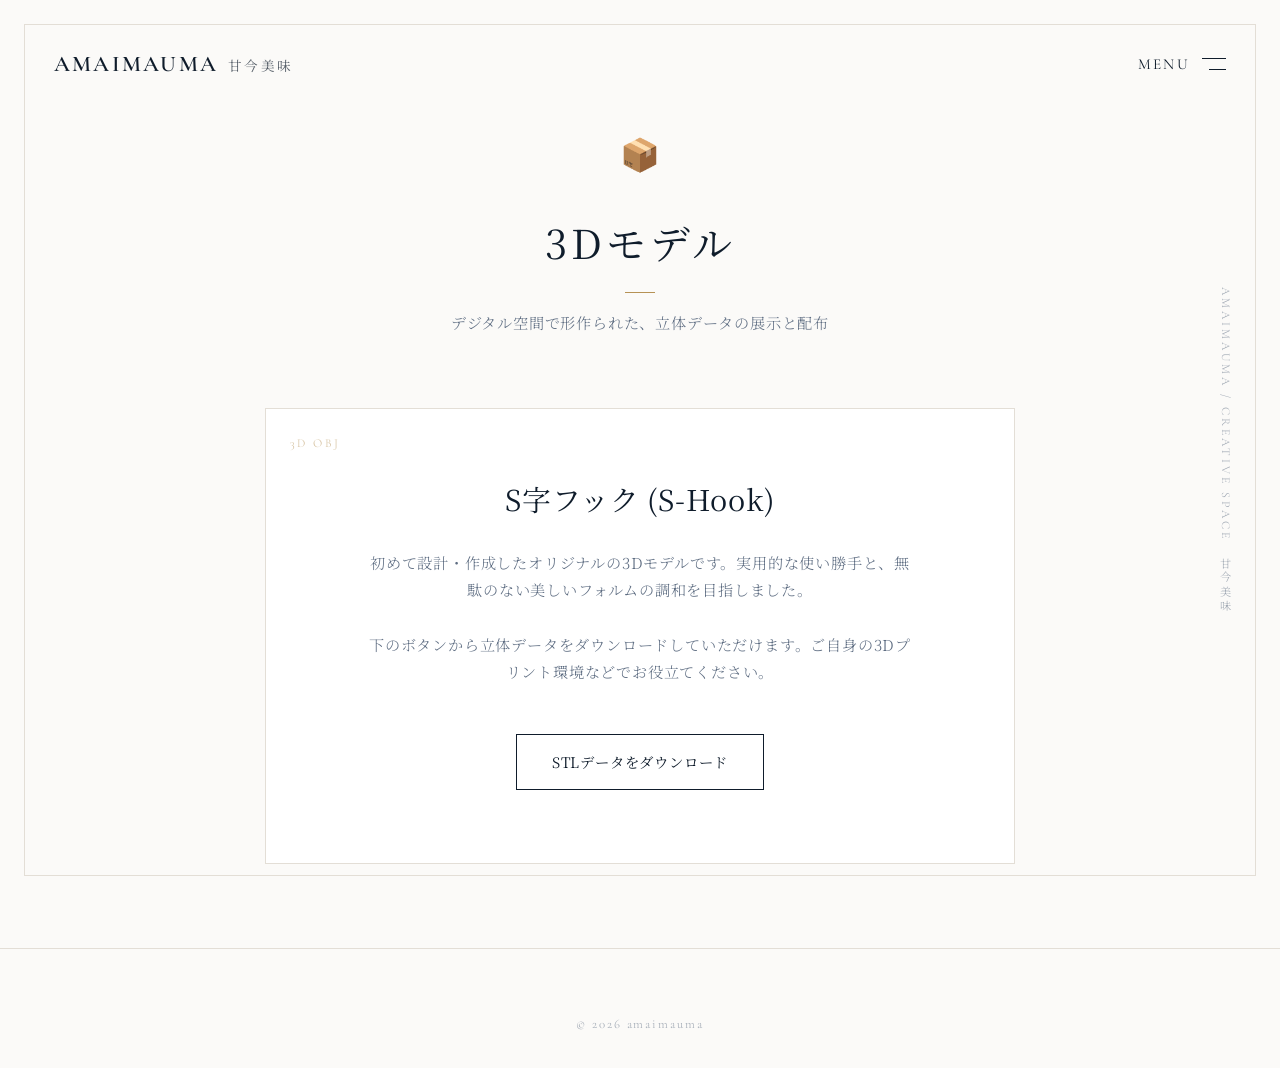
<file: stl.html>
<!DOCTYPE html>
<html lang="ja">

<head>
    <!-- Google tag (gtag.js) -->
    <script async src="https://www.googletagmanager.com/gtag/js?id=G-HB34GDT9T0"></script>
    <script>
        window.dataLayer = window.dataLayer || [];
        function gtag() { dataLayer.push(arguments); }
        gtag('js', new Date());
        gtag('config', 'G-HB34GDT9T0');
    </script>

    <meta charset="UTF-8">
    <meta name="viewport" content="width=device-width, initial-scale=1.0">
    <title>3Dモデル — 甘今美味</title>
    <link rel="icon" type="image/png" href="favicon.png">
    <link rel="stylesheet" href="style.css">
</head>

<body>
    <div class="app-wrapper">
        <main class="main-content">
            <!-- ページ導入部 -->
            <div class="page-intro">
                <span class="page-intro-icon">📦</span>
                <h1>3Dモデル</h1>
                <p class="subtitle">デジタル空間で形作られた、立体データの展示と配布</p>
            </div>

            <!-- 展示風ショウケース -->
            <div class="stl-showcase-container" style="opacity: 0; transform: translateY(30px); animation: fadeSlideUp 0.8s cubic-bezier(0.25, 1, 0.5, 1) forwards; animation-delay: 0.15s;">
                <h2 class="stl-showcase-title">S字フック (S-Hook)</h2>
                <p class="stl-showcase-desc">
                    初めて設計・作成したオリジナルの3Dモデルです。実用的な使い勝手と、無駄のない美しいフォルムの調和を目指しました。<br><br>
                    下のボタンから立体データをダウンロードしていただけます。ご自身の3Dプリント環境などでお役立てください。
                </p>
                <a href="assets/s_hook_3dobj.stl" download class="btn-premium">STLデータをダウンロード</a>
            </div>
        </main>

        <footer>
            <p>© 2026 amaimauma</p>
        </footer>
    </div>
    <script src="sidebar.js"></script>
</body>

</html>
</file>
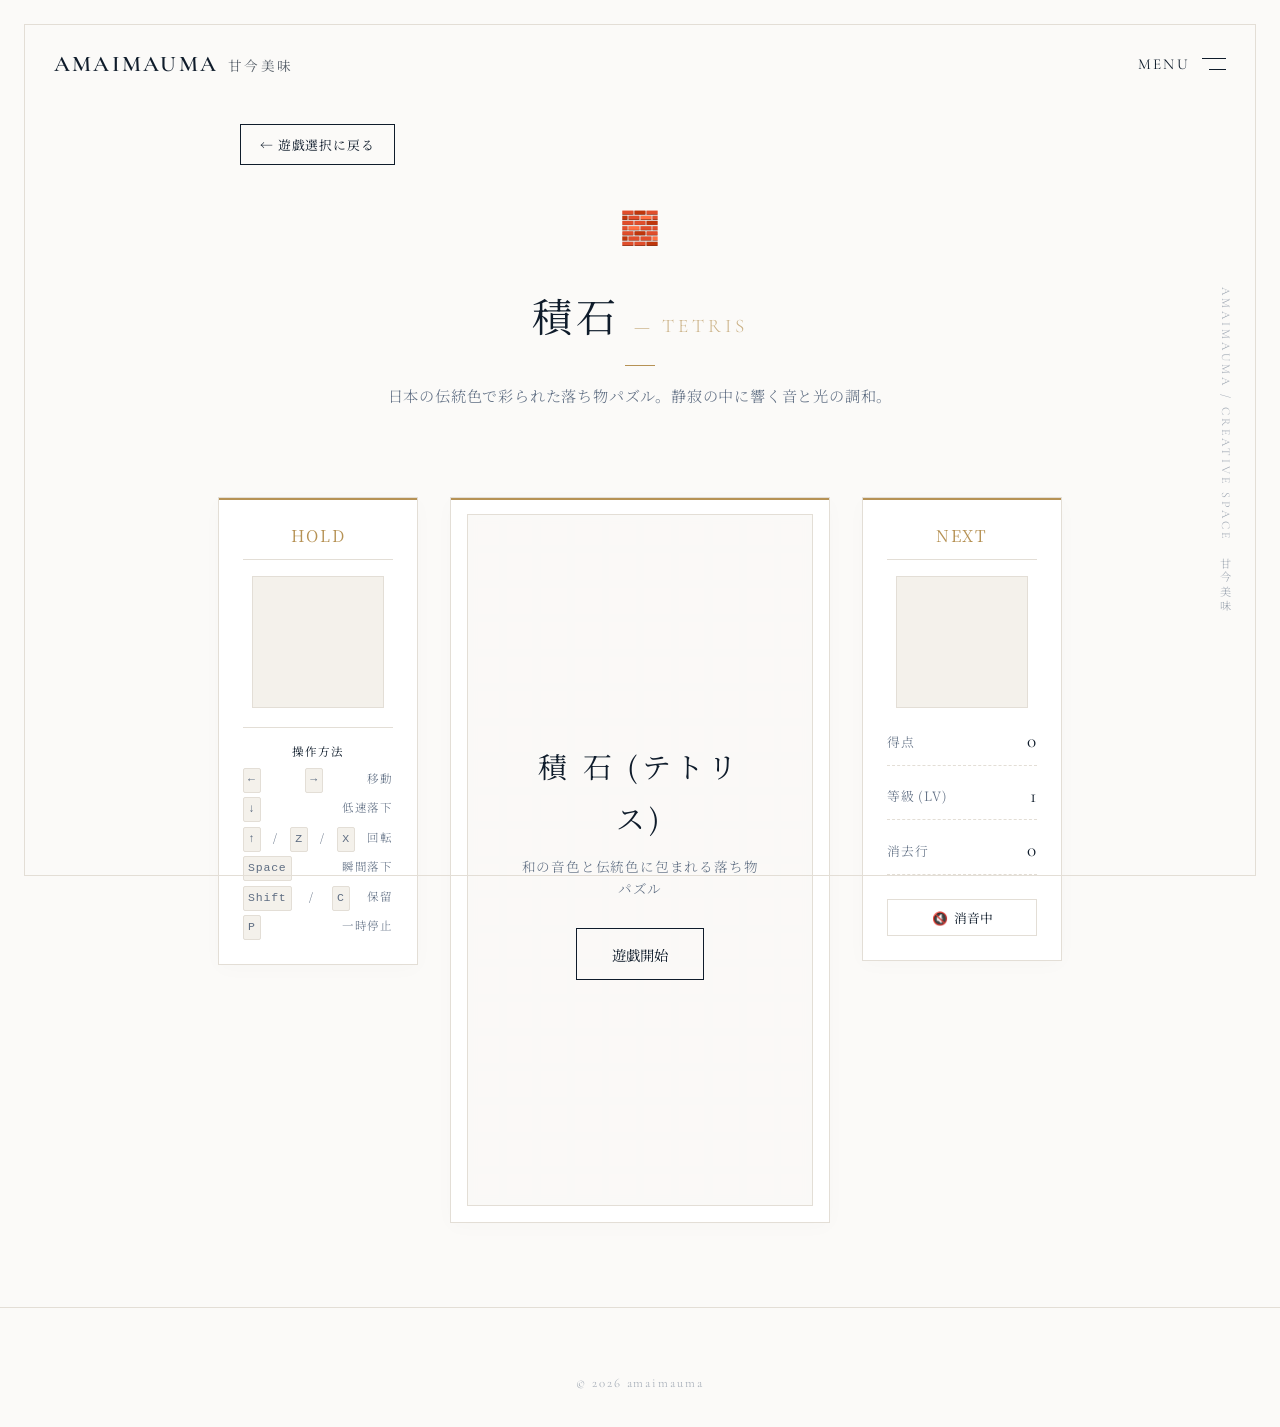
<file: tetris.html>
<!DOCTYPE html>
<html lang="ja">

<head>
  <!-- Google tag (gtag.js) -->
  <script async src="https://www.googletagmanager.com/gtag/js?id=G-HB34GDT9T0"></script>
  <script>
    window.dataLayer = window.dataLayer || [];
    function gtag() { dataLayer.push(arguments); }
    gtag('js', new Date());
    gtag('config', 'G-HB34GDT9T0');
  </script>

  <meta charset="UTF-8">
  <meta name="viewport" content="width=device-width, initial-scale=1.0, maximum-scale=1.0, user-scalable=no">
  <title>テトリス (積石) — 甘今美味</title>
  <link rel="icon" type="image/png" href="favicon.png">
  <link rel="stylesheet" href="style.css">
  <style>
    /* ==========================================================================
       Game Page Custom CSS (和モダン・ガラスモルフィズム・レスポンシブ)
       ========================================================================== */
    .game-section {
      display: flex;
      flex-direction: column;
      align-items: center;
      width: 100%;
      margin: 0 auto;
    }

    .game-layout {
      display: grid;
      grid-template-columns: 200px 380px 200px;
      gap: 2rem;
      align-items: start;
      justify-content: center;
      margin-top: 1rem;
      width: 100%;
      max-width: 900px;
    }

    /* 各種情報・操作パネルの基本装飾 */
    .game-panel {
      background: var(--bg-card);
      border: 1px solid var(--border-color);
      padding: 1.5rem;
      display: flex;
      flex-direction: column;
      align-items: center;
      transition: all 0.3s ease;
      position: relative;
      overflow: hidden;
      box-shadow: 0 4px 20px rgba(0, 0, 0, 0.02);
    }

    @media (prefers-color-scheme: dark) {
      .game-panel {
        background: rgba(22, 30, 41, 0.6);
        backdrop-filter: blur(10px);
        -webkit-backdrop-filter: blur(10px);
      }
    }

    /* 金糸のような細いトップボーダー（和モダン装飾） */
    .game-panel::before {
      content: '';
      position: absolute;
      top: 0;
      left: 0;
      width: 100%;
      height: 2px;
      background-color: var(--accent);
    }

    .game-panel h3 {
      font-size: 1rem;
      font-weight: 400;
      letter-spacing: 0.1em;
      margin-bottom: 1rem;
      color: var(--accent);
      border-bottom: 1px solid var(--border-color);
      width: 100%;
      text-align: center;
      padding-bottom: 0.5rem;
    }

    .canvas-holder {
      background: var(--bg-secondary);
      border: 1px solid var(--border-color);
      padding: 5px;
      display: flex;
      justify-content: center;
      align-items: center;
    }

    @media (prefers-color-scheme: dark) {
      .canvas-holder {
        background: rgba(10, 14, 20, 0.8);
      }
    }

    /* メインゲーム盤 */
    .main-panel {
      padding: 1rem;
    }

    .canvas-container {
      position: relative;
      width: 100%;
      max-width: 360px;
      aspect-ratio: 1 / 2;
    }

    #gameCanvas {
      width: 100%;
      height: 100%;
      background: var(--bg-secondary);
      border: 1px solid var(--border-color);
      display: block;
      box-sizing: border-box;
    }

    @media (prefers-color-scheme: dark) {
      #gameCanvas {
        background: rgba(10, 14, 20, 0.9);
      }
    }

    /* ゲーム状況オーバーレイ */
    .game-overlay {
      position: absolute;
      top: 0;
      left: 0;
      width: 100%;
      height: 100%;
      background: rgba(251, 250, 248, 0.92);
      backdrop-filter: blur(4px);
      -webkit-backdrop-filter: blur(4px);
      display: flex;
      justify-content: center;
      align-items: center;
      z-index: 20;
      transition: opacity 0.4s ease;
      border: 1px solid var(--border-color);
      box-sizing: border-box;
    }

    @media (prefers-color-scheme: dark) {
      .game-overlay {
        background: rgba(10, 14, 20, 0.92);
      }
    }

    .overlay-content {
      text-align: center;
      padding: 2rem;
      width: 90%;
    }

    .overlay-content h2 {
      font-size: 1.8rem;
      font-weight: 400;
      letter-spacing: 0.15em;
      margin-bottom: 0.8rem;
      color: var(--text-primary);
    }

    .overlay-content p {
      font-size: 0.85rem;
      color: var(--text-muted);
      margin-bottom: 1.8rem;
      line-height: 1.6;
    }

    /* ステータス項目 */
    .status-block {
      width: 100%;
      margin-top: 1rem;
      display: flex;
      flex-direction: column;
      gap: 0.8rem;
    }

    .status-item {
      display: flex;
      justify-content: space-between;
      align-items: center;
      border-bottom: 1px dashed var(--border-color);
      padding-bottom: 0.4rem;
      width: 100%;
    }

    .status-item .label {
      font-size: 0.8rem;
      color: var(--text-muted);
    }

    .status-item .value {
      font-family: var(--font-english);
      font-size: 1.2rem;
      font-weight: 400;
      color: var(--text-primary);
    }

    /* 設定ボタン群 */
    .game-settings {
      display: flex;
      flex-direction: column;
      gap: 0.5rem;
      width: 100%;
      margin-top: 1.5rem;
    }

    .settings-btn {
      background: none;
      border: 1px solid var(--border-color);
      padding: 0.5rem;
      font-size: 0.8rem;
      color: var(--text-primary);
      cursor: pointer;
      display: flex;
      align-items: center;
      justify-content: center;
      gap: 6px;
      transition: all 0.3s ease;
      font-family: var(--font-serif);
    }

    .settings-btn:hover {
      border-color: var(--accent);
      color: var(--accent);
      background: rgba(182, 146, 85, 0.05);
    }

    /* PC用操作ガイド */
    .controls-guide {
      margin-top: 1.2rem;
      width: 100%;
      font-size: 0.72rem;
      color: var(--text-muted);
      border-top: 1px solid var(--border-color);
      padding-top: 0.8rem;
    }

    .controls-guide h4 {
      font-weight: 400;
      color: var(--text-primary);
      margin-bottom: 0.4rem;
      text-align: center;
    }

    .controls-guide ul {
      list-style: none;
      padding: 0;
      margin: 0;
      display: flex;
      flex-direction: column;
      gap: 0.3rem;
    }

    .controls-guide li {
      display: flex;
      justify-content: space-between;
    }

    .controls-guide li span {
      background: var(--bg-secondary);
      border: 1px solid var(--border-color);
      padding: 1px 4px;
      border-radius: 2px;
      font-family: monospace;
    }

    /* モバイル専用要素 */
    .mobile-only {
      display: none;
    }

    /* モバイル操作コントローラー */
    .mobile-controller {
      display: none;
      width: 100%;
      max-width: 360px;
      margin: 1.5rem auto 0;
      flex-direction: column;
      gap: 0.8rem;
      user-select: none;
      -webkit-user-select: none;
    }

    .controller-row {
      display: flex;
      justify-content: center;
      gap: 0.6rem;
      width: 100%;
    }

    .ctrl-btn {
      background: var(--bg-card);
      border: 1px solid var(--border-color);
      color: var(--text-primary);
      border-radius: 50%;
      display: flex;
      align-items: center;
      justify-content: center;
      font-size: 0.85rem;
      font-family: var(--font-serif);
      cursor: pointer;
      touch-action: manipulation;
      transition: background-color 0.1s, transform 0.1s;
      box-shadow: 0 2px 6px rgba(0, 0, 0, 0.05);
    }

    .ctrl-btn:active {
      background: var(--accent-light);
      border-color: var(--accent);
      transform: scale(0.92);
    }

    @media (prefers-color-scheme: dark) {
      .ctrl-btn:active {
        background: rgba(212, 177, 112, 0.15);
      }
    }

    /* 各アクションボタンの大きさ定義 */
    .btn-hold, .btn-rotate {
      width: 54px;
      height: 54px;
      border-radius: 12px; /* 押しやすい四角丸 */
      font-size: 0.75rem;
    }

    .dpad-grid {
      display: grid;
      grid-template-columns: repeat(3, 1fr);
      grid-template-rows: repeat(2, 1fr);
      gap: 0.5rem;
      width: 200px;
    }

    .btn-dir {
      width: 58px;
      height: 58px;
      border-radius: 50%;
      font-size: 1.1rem;
    }

    /* ==========================================================================
       Responsive adjustments
       ========================================================================== */
    @media (max-width: 768px) {
      /* ページタイトルを非表示にして縦幅を大幅に削減 */
      .page-intro {
        display: none;
      }
      .back-to-portal-wrap {
        margin: 0 auto 0.4rem !important;
        text-align: center !important;
      }
      .main-content {
        padding: 50px 10px 10px !important; /* パディングを極小に */
      }

      .game-layout {
        grid-template-columns: 1fr;
        gap: 0.3rem;
      }

      /* 右側のサイドパネル (NEXT等) を上部のヘッダーに配置 */
      .side-panel.info-panel {
        order: 1;
        width: 100%;
        max-width: 320px;
        margin: 0 auto;
        padding: 0.4rem;
        background: none;
        border: none;
        box-shadow: none;
        backdrop-filter: none;
        -webkit-backdrop-filter: none;
        flex-direction: row; /* 横並び */
        justify-content: space-between;
        align-items: center;
        gap: 0.4rem;
      }
      .side-panel.info-panel::before {
        display: none;
      }
      .side-panel.info-panel h3 {
        display: none;
      }
      .side-panel.info-panel .canvas-holder {
        width: 44px;
        height: 44px;
        padding: 2px;
      }
      .side-panel.info-panel .canvas-holder canvas {
        width: 36px !important;
        height: 36px !important;
      }

      /* スコアなどのステータスを横並びに */
      .status-block {
        flex-direction: row;
        gap: 0.4rem;
        margin-top: 0;
        width: auto;
      }
      .status-item {
        border-bottom: none;
        padding-bottom: 0;
        flex-direction: column;
        align-items: center;
        gap: 1px;
      }
      .status-item .label {
        font-size: 0.55rem;
      }
      .status-item .value {
        font-size: 0.8rem;
      }

      /* 設定ボタンを横並びに */
      .game-settings {
        flex-direction: row;
        width: auto;
        margin-top: 0;
        gap: 0.25rem;
      }
      .settings-btn {
        padding: 0.2rem 0.35rem;
        font-size: 0.6rem;
      }

      .hold-panel {
        display: none;
      }

      /* HOLDヘッダーの調整 */
      .hold-in-header {
        display: flex;
        justify-content: space-between;
        align-items: center;
        width: 100%;
        max-width: 320px;
        margin: 0 auto 0.1rem;
        background: none;
        border: none;
        padding: 0.1rem 0.4rem;
      }
      .hold-in-header h4 {
        font-size: 0.7rem;
        font-weight: 400;
        color: var(--accent);
      }
      .hold-in-header .canvas-holder {
        width: 44px;
        height: 44px;
        padding: 2px;
        background: var(--bg-secondary);
        border: 1px solid var(--border-color);
      }
      .hold-in-header .canvas-holder canvas {
        width: 36px !important;
        height: 36px !important;
      }

      /* メインゲーム盤 */
      .main-panel {
        order: 2;
        width: 100%;
        max-width: 320px;
        margin: 0 auto;
        padding: 0;
        background: none;
        border: none;
        box-shadow: none;
      }
      .main-panel::before {
        display: none;
      }
      .canvas-container {
        width: 100%;
        height: auto;
        aspect-ratio: 1 / 2;
        max-width: min(100%, 22vh);
        margin: 0 auto;
      }

      .mobile-only {
        display: flex;
      }

      .controls-guide {
        display: none;
      }

      /* モバイル操作パネルの縮小 */
      .mobile-controller {
        display: flex !important;
        margin-top: 0.3rem;
        gap: 0.25rem;
        width: 100%;
        max-width: 320px;
      }
      .controller-row {
        gap: 0.25rem;
      }
      .btn-hold, .btn-rotate {
        width: 42px;
        height: 42px;
        border-radius: 8px;
        font-size: 0.6rem;
      }
      .dpad-grid {
        width: 130px;
        gap: 0.2rem;
      }
      .btn-dir {
        width: 42px;
        height: 42px;
        font-size: 0.8rem;
      }
      #ctrlUp {
        font-size: 0.5rem;
        border-radius: 8px;
      }
    }
  </style>
</head>

<body>
  <div class="app-wrapper">
    <main class="main-content">
      <!-- 戻るボタン -->
      <div class="back-to-portal-wrap" style="width: 100%; max-width: 800px; margin: 0 auto 2rem; text-align: left;">
        <a href="game.html" class="btn-premium" style="padding: 0.5rem 1.2rem; font-size: 0.8rem; text-decoration: none; display: inline-flex; align-items: center; gap: 8px;">
          ← 遊戯選択に戻る
        </a>
      </div>

      <!-- ページ導入部 -->
      <div class="page-intro">
        <span class="page-intro-icon">🧱</span>
        <h1>積石 <span style="font-size: 1.2rem; font-weight: 300; opacity: 0.7; color: var(--accent); font-family: var(--font-english);">— TETRIS</span></h1>
        <p class="subtitle">日本の伝統色で彩られた落ち物パズル。静寂の中に響く音と光の調和。</p>
      </div>

      <!-- ゲームセクション -->
      <div class="game-section">
        
        <!-- モバイル時のみゲーム盤上部に表示するHOLD領域 -->
        <div class="hold-in-header mobile-only" style="width: 100%; max-width: 320px; box-sizing: border-box;">
          <h4>保留 (HOLD)</h4>
          <div class="canvas-holder">
            <canvas id="holdCanvasMobile" width="60" height="60"></canvas>
          </div>
        </div>

        <div class="game-layout">

          <!-- 左パネル (PC用 HOLD & 操作説明) -->
          <div class="game-panel side-panel hold-panel">
            <h3>HOLD</h3>
            <div class="canvas-holder">
              <canvas id="holdCanvas" width="120" height="120"></canvas>
            </div>
            <div class="controls-guide">
              <h4>操作方法</h4>
              <ul>
                <li><span>←</span> <span>→</span> 移動</li>
                <li><span>↓</span> 低速落下</li>
                <li><span>↑</span> / <span>Z</span> / <span>X</span> 回転</li>
                <li><span>Space</span> 瞬間落下</li>
                <li><span>Shift</span> / <span>C</span> 保留</li>
                <li><span>P</span> 一時停止</li>
              </ul>
            </div>
          </div>

          <!-- 中央パネル (メインのテトリス盤) -->
          <div class="game-panel main-panel">
            <div class="canvas-container">
              <canvas id="gameCanvas" width="300" height="600"></canvas>
              
              <!-- オーバーレイ表示 -->
              <div id="gameOverlay" class="game-overlay">
                <div class="overlay-content">
                  <h2 id="overlayTitle">積 石 (テトリス)</h2>
                  <p id="overlayMessage">和の音色と伝統色に包まれる落ち物パズル</p>
                  <button id="startBtn" class="btn-premium">遊戯開始</button>
                </div>
              </div>
            </div>
          </div>

          <!-- 右パネル (NEXT、スコア情報、設定ボタン) -->
          <div class="game-panel side-panel info-panel">
            <h3>NEXT</h3>
            <div class="canvas-holder">
              <canvas id="nextCanvas" width="120" height="120"></canvas>
            </div>

            <div class="status-block">
              <div class="status-item">
                <span class="label">得点</span>
                <span class="value" id="scoreValue">0</span>
              </div>
              <div class="status-item">
                <span class="label">等級 (LV)</span>
                <span class="value" id="levelValue">1</span>
              </div>
              <div class="status-item">
                <span class="label">消去行</span>
                <span class="value" id="lineValue">0</span>
              </div>
            </div>

            <div class="game-settings">
              <button id="muteBtn" class="settings-btn" aria-label="音量切り替え">
                <span id="muteIcon">🔇</span> <span id="muteText">消音中</span>
              </button>

            </div>
          </div>

        </div>

        <!-- スマホ用コントローラーパネル -->
        <div id="mobileController" class="mobile-controller">
          <div class="controller-row main-actions">
            <button class="ctrl-btn btn-hold" id="ctrlHold">HOLD</button>
            <button class="ctrl-btn btn-rotate" id="ctrlRotateLeft">左回転</button>
            <button class="ctrl-btn btn-rotate" id="ctrlRotateRight">右回転</button>
          </div>
          <div class="controller-row dpad-actions">
            <div class="dpad-grid">
              <div></div>
              <button class="ctrl-btn btn-dir" id="ctrlUp" style="font-size: 0.65rem;">即落下</button>
              <div></div>
              <button class="ctrl-btn btn-dir" id="ctrlLeft">←</button>
              <button class="ctrl-btn btn-dir" id="ctrlDown">↓</button>
              <button class="ctrl-btn btn-dir" id="ctrlRight">→</button>
            </div>
          </div>
        </div>

      </div>
    </main>

    <footer>
      <p>© 2026 amaimauma</p>
    </footer>
  </div>

  <script src="sidebar.js"></script>
  <script>
    // ==========================================================================
    // 1. SoundManager (Web Audio API を用いた和風シンセ効果音)
    // ==========================================================================
    class SoundManager {
      constructor() {
        this.ctx = null;
        this.muted = true;
      }

      init() {
        if (!this.ctx) {
          this.ctx = new (window.AudioContext || window.webkitAudioContext)();
        }
        if (this.ctx.state === 'suspended') {
          this.ctx.resume();
        }
      }

      playRotate() {
        if (this.muted) return;
        this.init();
        const osc = this.ctx.createOscillator();
        const gain = this.ctx.createGain();
        
        osc.type = 'triangle';
        osc.frequency.setValueAtTime(280, this.ctx.currentTime);
        osc.frequency.exponentialRampToValueAtTime(500, this.ctx.currentTime + 0.07);
        
        gain.gain.setValueAtTime(0.04, this.ctx.currentTime);
        gain.gain.exponentialRampToValueAtTime(0.001, this.ctx.currentTime + 0.07);
        
        osc.connect(gain);
        gain.connect(this.ctx.destination);
        osc.start();
        osc.stop(this.ctx.currentTime + 0.07);
      }

      playHold() {
        if (this.muted) return;
        this.init();
        const osc = this.ctx.createOscillator();
        const gain = this.ctx.createGain();
        
        osc.type = 'sine';
        osc.frequency.setValueAtTime(600, this.ctx.currentTime);
        osc.frequency.exponentialRampToValueAtTime(350, this.ctx.currentTime + 0.1);
        
        gain.gain.setValueAtTime(0.05, this.ctx.currentTime);
        gain.gain.exponentialRampToValueAtTime(0.001, this.ctx.currentTime + 0.1);
        
        osc.connect(gain);
        gain.connect(this.ctx.destination);
        osc.start();
        osc.stop(this.ctx.currentTime + 0.1);
      }

      playLock() {
        if (this.muted) return;
        this.init();
        const now = this.ctx.currentTime;
        const frequencies = [980, 1318, 1960];
        
        frequencies.forEach((f, index) => {
          const osc = this.ctx.createOscillator();
          const gain = this.ctx.createGain();
          
          osc.type = 'sine';
          osc.frequency.setValueAtTime(f, now);
          
          const duration = 0.2 - (index * 0.04);
          gain.gain.setValueAtTime(0.02 / frequencies.length, now);
          gain.gain.exponentialRampToValueAtTime(0.0001, now + duration);
          
          osc.connect(gain);
          gain.connect(this.ctx.destination);
          
          osc.start(now);
          osc.stop(now + duration);
        });
      }

      playClear(linesCount) {
        if (this.muted) return;
        this.init();
        const scale = [523.25, 622.25, 698.46, 783.99, 932.33, 1046.50, 1244.51];
        const now = this.ctx.currentTime;
        const notesToPlay = linesCount === 4 ? 6 : linesCount + 2;
        
        const playNote = (freq, delay) => {
          const osc = this.ctx.createOscillator();
          const gain = this.ctx.createGain();
          const filter = this.ctx.createBiquadFilter();
          
          osc.type = 'triangle';
          osc.frequency.setValueAtTime(freq, now + delay);
          
          gain.gain.setValueAtTime(0, now + delay);
          gain.gain.linearRampToValueAtTime(0.08, now + delay + 0.005);
          gain.gain.exponentialRampToValueAtTime(0.0001, now + delay + 0.5);
          
          filter.type = 'lowpass';
          filter.frequency.setValueAtTime(1800, now + delay);
          filter.frequency.exponentialRampToValueAtTime(400, now + delay + 0.3);
          
          osc.connect(filter);
          filter.connect(gain);
          gain.connect(this.ctx.destination);
          
          osc.start(now + delay);
          osc.stop(now + delay + 0.55);
        };

        for (let i = 0; i < notesToPlay; i++) {
          playNote(scale[i % scale.length], i * 0.08);
        }
      }

      playGameOver() {
        if (this.muted) return;
        this.init();
        const now = this.ctx.currentTime;
        
        const playString = (baseFreq, delay) => {
          const osc = this.ctx.createOscillator();
          const gain = this.ctx.createGain();
          
          osc.type = 'sawtooth';
          osc.frequency.setValueAtTime(baseFreq, now + delay);
          osc.frequency.linearRampToValueAtTime(baseFreq * 0.5, now + delay + 0.7);
          
          gain.gain.setValueAtTime(0, now + delay);
          gain.gain.linearRampToValueAtTime(0.06, now + delay + 0.01);
          gain.gain.exponentialRampToValueAtTime(0.0001, now + delay + 0.7);
          
          osc.connect(gain);
          gain.connect(this.ctx.destination);
          
          osc.start(now + delay);
          osc.stop(now + delay + 0.75);
        };

        playString(220, 0);
        playString(146.83, 0.1);
        playString(110, 0.2);
      }
    }

    const sound = new SoundManager();

    // ==========================================================================
    // 2. Tetris Game Engine & Graphics (日本の伝統色と金継ぎエフェクト)
    // ==========================================================================
    
    const TRADITIONAL_COLORS = {
      'I': { name: '浅葱', color: '#00A3AF', rgb: '0, 163, 175' },
      'O': { name: '山吹', color: '#FFB900', rgb: '255, 185, 0' },
      'T': { name: '桔梗', color: '#5A4496', rgb: '90, 68, 150' },
      'S': { name: '萌黄', color: '#789B3C', rgb: '120, 155, 60' },
      'Z': { name: '茜',   color: '#B7282E', rgb: '183, 40, 46' },
      'J': { name: '瑠璃', color: '#1E4D8C', rgb: '30, 77, 140' },
      'L': { name: '琥珀', color: '#C3782C', rgb: '195, 120, 44' }
    };

    const SHAPES = {
      'I': [[0,0,0,0], [1,1,1,1], [0,0,0,0], [0,0,0,0]],
      'O': [[1,1], [1,1]],
      'T': [[0,1,0], [1,1,1], [0,0,0]],
      'S': [[0,1,1], [1,1,0], [0,0,0]],
      'Z': [[1,1,0], [0,1,1], [0,0,0]],
      'J': [[1,0,0], [1,1,1], [0,0,0]],
      'L': [[0,0,1], [1,1,1], [0,0,0]]
    };

    const COLS = 10;
    const ROWS = 20;
    const BLOCK_SIZE = 30;

    const gameCanvas = document.getElementById('gameCanvas');
    const gameCtx = gameCanvas.getContext('2d');
    const holdCanvas = document.getElementById('holdCanvas');
    const holdCtx = holdCanvas.getContext('2d');
    const holdCanvasMobile = document.getElementById('holdCanvasMobile');
    const holdCtxMobile = holdCanvasMobile.getContext('2d');
    const nextCanvas = document.getElementById('nextCanvas');
    const nextCtx = nextCanvas.getContext('2d');

    const scoreValue = document.getElementById('scoreValue');
    const levelValue = document.getElementById('levelValue');
    const lineValue = document.getElementById('lineValue');

    const gameOverlay = document.getElementById('gameOverlay');
    const overlayTitle = document.getElementById('overlayTitle');
    const overlayMessage = document.getElementById('overlayMessage');
    const startBtn = document.getElementById('startBtn');
    const muteBtn = document.getElementById('muteBtn');

    let board = Array.from({ length: ROWS }, () => Array(COLS).fill(0));
    let score = 0;
    let lines = 0;
    let level = 1;
    let gameOver = false;
    let paused = false;
    let gameStarted = false;

    let currentPiece = null;
    let nextPiece = null;
    let holdPiece = null;
    let canHold = true;

    let dropCounter = 0;
    let dropInterval = 1000;
    let lastTime = 0;

    let particles = [];
    let bag = [];

    // ==========================================================================
    // 3. 金継ぎゴールドパーティクルエフェクト
    // ==========================================================================
    class Particle {
      constructor(x, y, color) {
        this.x = x;
        this.y = y;
        this.size = Math.random() * 4 + 2;
        this.vx = (Math.random() - 0.5) * 6;
        this.vy = (Math.random() - 0.5) * 6 - 2;
        this.alpha = 1;
        this.decay = Math.random() * 0.02 + 0.015;
        this.color = color || 'rgba(212, 177, 112, ';
        this.rotation = Math.random() * Math.PI * 2;
        this.rotationSpeed = (Math.random() - 0.5) * 0.2;
      }

      update() {
        this.x += this.vx;
        this.y += this.vy;
        this.vy += 0.1;
        this.alpha -= this.decay;
        this.rotation += this.rotationSpeed;
      }

      draw(ctx) {
        ctx.save();
        ctx.translate(this.x, this.y);
        ctx.rotate(this.rotation);
        ctx.fillStyle = this.color + this.alpha + ')';
        ctx.fillRect(-this.size / 2, -this.size / 2, this.size, this.size);
        ctx.restore();
      }
    }

    function createLineClearParticles(rowY, colors) {
      const goldColor = 'rgba(212, 177, 112, ';
      for (let x = 0; x < gameCanvas.width; x += 6) {
        particles.push(new Particle(x, rowY + Math.random() * BLOCK_SIZE, goldColor));
        if (Math.random() < 0.4) {
          const randColor = colors[Math.floor(Math.random() * colors.length)];
          particles.push(new Particle(x, rowY + Math.random() * BLOCK_SIZE, `rgba(${randColor.rgb}, `));
        }
      }
    }

    function updateParticles() {
      for (let i = particles.length - 1; i >= 0; i--) {
        particles[i].update();
        if (particles[i].alpha <= 0) {
          particles.splice(i, 1);
        }
      }
    }

    function drawParticles(ctx) {
      particles.forEach(p => p.draw(ctx));
    }

    // ==========================================================================
    // 4. ゲームロジック
    // ==========================================================================
    function getNextPieceType() {
      if (bag.length === 0) {
        bag = Object.keys(SHAPES);
        for (let i = bag.length - 1; i > 0; i--) {
          const j = Math.floor(Math.random() * (i + 1));
          [bag[i], bag[j]] = [bag[j], bag[i]];
        }
      }
      return bag.pop();
    }

    function createPiece(type) {
      return {
        type: type,
        matrix: SHAPES[type].map(row => [...row]),
        x: Math.floor((COLS - SHAPES[type][0].length) / 2),
        y: type === 'I' ? -1 : 0
      };
    }

    function resetGame() {
      board = Array.from({ length: ROWS }, () => Array(COLS).fill(0));
      score = 0;
      lines = 0;
      level = 1;
      dropInterval = 1000;
      gameOver = false;
      paused = false;
      bag = [];
      holdPiece = null;
      canHold = true;
      particles = [];

      currentPiece = createPiece(getNextPieceType());
      nextPiece = createPiece(getNextPieceType());

      updateStatusUI();
      drawHold();
      drawNext();
    }

    function updateStatusUI() {
      scoreValue.textContent = score;
      levelValue.textContent = level;
      lineValue.textContent = lines;
    }

    function checkCollision(piece, offset = { x: 0, y: 0 }) {
      const matrix = piece.matrix;
      for (let r = 0; r < matrix.length; r++) {
        for (let c = 0; c < matrix[r].length; c++) {
          if (matrix[r][c]) {
            const nextX = piece.x + c + offset.x;
            const nextY = piece.y + r + offset.y;
            
            if (nextX < 0 || nextX >= COLS || nextY >= ROWS) {
              return true;
            }
            if (nextY >= 0 && board[nextY][nextX]) {
              return true;
            }
          }
        }
      }
      return false;
    }

    function lockPiece() {
      sound.playLock();
      const matrix = currentPiece.matrix;
      for (let r = 0; r < matrix.length; r++) {
        for (let c = 0; c < matrix[r].length; c++) {
          if (matrix[r][c]) {
            const boardY = currentPiece.y + r;
            if (boardY < 0) {
              endGame();
              return;
            }
            board[boardY][currentPiece.x + c] = currentPiece.type;
          }
        }
      }
      
      checkLines();
      
      currentPiece = nextPiece;
      nextPiece = createPiece(getNextPieceType());
      canHold = true;

      if (checkCollision(currentPiece)) {
        endGame();
      }

      drawNext();
    }

    function checkLines() {
      let linesCleared = 0;
      const clearedRowsColors = [];

      for (let r = ROWS - 1; r >= 0; r--) {
        if (board[r].every(val => val !== 0)) {
          const rowColors = board[r].map(type => TRADITIONAL_COLORS[type]);
          clearedRowsColors.push(...rowColors);
          createLineClearParticles(r * BLOCK_SIZE, rowColors);

          board.splice(r, 1);
          board.unshift(Array(COLS).fill(0));
          linesCleared++;
          r++;
        }
      }

      if (linesCleared > 0) {
        sound.playClear(linesCleared);
        const basePoints = [0, 100, 300, 500, 800];
        score += basePoints[linesCleared] * level;
        lines += linesCleared;

        const nextLevel = Math.floor(lines / 10) + 1;
        if (nextLevel > level) {
          level = nextLevel;
          dropInterval = Math.max(50, 1000 - (level - 1) * 100);
        }

        updateStatusUI();
      }
    }

    function hold() {
      if (!canHold || gameOver || paused || !gameStarted) return;
      sound.playHold();
      
      if (!holdPiece) {
        holdPiece = createPiece(currentPiece.type);
        currentPiece = nextPiece;
        nextPiece = createPiece(getNextPieceType());
      } else {
        const temp = holdPiece.type;
        holdPiece = createPiece(currentPiece.type);
        currentPiece = createPiece(temp);
      }
      
      canHold = false;
      drawHold();
      drawNext();
    }

    function rotatePiece(dir) {
      if (gameOver || paused || !gameStarted) return;
      const matrix = currentPiece.matrix;
      const n = matrix.length;
      
      const rotated = Array.from({ length: n }, () => Array(n).fill(0));
      if (dir === 1) {
        for (let r = 0; r < n; r++) {
          for (let c = 0; c < n; c++) {
            rotated[c][n - 1 - r] = matrix[r][c];
          }
        }
      } else {
        for (let r = 0; r < n; r++) {
          for (let c = 0; c < n; c++) {
            rotated[n - 1 - c][r] = matrix[r][c];
          }
        }
      }

      const originalMatrix = currentPiece.matrix;
      currentPiece.matrix = rotated;

      const kicks = [0, -1, 1, -2, 2];
      let success = false;
      
      for (let dx of kicks) {
        if (!checkCollision(currentPiece, { x: dx, y: 0 })) {
          currentPiece.x += dx;
          success = true;
          break;
        }
      }

      if (!success) {
        if (!checkCollision(currentPiece, { x: 0, y: -1 })) {
          currentPiece.y -= 1;
          success = true;
        }
      }

      if (!success) {
        currentPiece.matrix = originalMatrix;
      } else {
        sound.playRotate();
      }
    }

    function movePiece(dir) {
      if (gameOver || paused || !gameStarted) return;
      if (!checkCollision(currentPiece, { x: dir, y: 0 })) {
        currentPiece.x += dir;
      }
    }

    function softDrop() {
      if (gameOver || paused || !gameStarted) return;
      if (!checkCollision(currentPiece, { x: 0, y: 1 })) {
        currentPiece.y += 1;
        score += 1;
        updateStatusUI();
        dropCounter = 0;
      } else {
        lockPiece();
      }
    }

    function hardDrop() {
      if (gameOver || paused || !gameStarted) return;
      let dropDistance = 0;
      while (!checkCollision(currentPiece, { x: 0, y: 1 })) {
        currentPiece.y += 1;
        dropDistance++;
      }
      score += dropDistance * 2;
      updateStatusUI();
      lockPiece();
    }

    function getGhostY() {
      let ghostY = currentPiece.y;
      while (!checkCollision(currentPiece, { x: 0, y: ghostY - currentPiece.y + 1 })) {
        ghostY++;
      }
      return ghostY;
    }

    // ==========================================================================
    // 5. 描画処理 (和風グラフィックデザイン)
    // ==========================================================================

    function drawBlock(ctx, x, y, type, isGhost = false) {
      const info = TRADITIONAL_COLORS[type];
      if (!info) return;

      const px = x * BLOCK_SIZE;
      const py = y * BLOCK_SIZE;

      ctx.save();

      if (isGhost) {
        ctx.strokeStyle = `rgba(212, 177, 112, 0.45)`;
        ctx.lineWidth = 1;
        ctx.setLineDash([3, 2]);
        ctx.strokeRect(px + 1, py + 1, BLOCK_SIZE - 2, BLOCK_SIZE - 2);
      } else {
        const grad = ctx.createLinearGradient(px, py, px + BLOCK_SIZE, py + BLOCK_SIZE);
        grad.addColorStop(0, `rgba(${info.rgb}, 0.95)`);
        grad.addColorStop(1, `rgba(${info.rgb}, 0.7)`);

        ctx.fillStyle = grad;
        ctx.fillRect(px + 1, py + 1, BLOCK_SIZE - 2, BLOCK_SIZE - 2);

        const isDarkMode = window.matchMedia('(prefers-color-scheme: dark)').matches;
        ctx.strokeStyle = isDarkMode ? 'rgba(212, 177, 112, 0.65)' : 'rgba(182, 146, 85, 0.65)';
        ctx.lineWidth = 1;
        ctx.strokeRect(px + 1, py + 1, BLOCK_SIZE - 2, BLOCK_SIZE - 2);

        ctx.strokeStyle = 'rgba(255, 255, 255, 0.15)';
        ctx.beginPath();
        ctx.moveTo(px + 3, py + 3);
        ctx.lineTo(px + BLOCK_SIZE - 3, py + 3);
        ctx.lineTo(px + 3, py + BLOCK_SIZE - 3);
        ctx.closePath();
        ctx.stroke();
      }

      ctx.restore();
    }

    function drawBoard() {
      gameCtx.clearRect(0, 0, gameCanvas.width, gameCanvas.height);

      const isDarkMode = window.matchMedia('(prefers-color-scheme: dark)').matches;
      gameCtx.strokeStyle = isDarkMode ? 'rgba(32, 45, 60, 0.3)' : 'rgba(227, 222, 214, 0.5)';
      gameCtx.lineWidth = 0.5;

      for (let c = 0; c <= COLS; c++) {
        gameCtx.beginPath();
        gameCtx.moveTo(c * BLOCK_SIZE, 0);
        gameCtx.lineTo(c * BLOCK_SIZE, gameCanvas.height);
        gameCtx.stroke();
      }
      for (let r = 0; r <= ROWS; r++) {
        gameCtx.beginPath();
        gameCtx.moveTo(0, r * BLOCK_SIZE);
        gameCtx.lineTo(gameCanvas.width, r * BLOCK_SIZE);
        gameCtx.stroke();
      }

      for (let r = 0; r < ROWS; r++) {
        for (let c = 0; c < COLS; c++) {
          if (board[r][c]) {
            drawBlock(gameCtx, c, r, board[r][c]);
          }
        }
      }

      if (currentPiece && gameStarted && !gameOver) {
        const ghostY = getGhostY();
        const matrix = currentPiece.matrix;
        
        for (let r = 0; r < matrix.length; r++) {
          for (let c = 0; c < matrix[r].length; c++) {
            if (matrix[r][c]) {
              const ghostBlockY = ghostY + r;
              if (ghostBlockY >= 0) {
                drawBlock(gameCtx, currentPiece.x + c, ghostBlockY, currentPiece.type, true);
              }
            }
          }
        }

        for (let r = 0; r < matrix.length; r++) {
          for (let c = 0; c < matrix[r].length; c++) {
            if (matrix[r][c]) {
              const boardY = currentPiece.y + r;
              if (boardY >= 0) {
                drawBlock(gameCtx, currentPiece.x + c, boardY, currentPiece.type);
              }
            }
          }
        }
      }

      updateParticles();
      drawParticles(gameCtx);
    }

    function drawHold() {
      holdCtx.clearRect(0, 0, holdCanvas.width, holdCanvas.height);
      holdCtxMobile.clearRect(0, 0, holdCanvasMobile.width, holdCanvasMobile.height);

      if (holdPiece) {
        const matrix = holdPiece.matrix;
        const size = matrix.length;
        const offsetPC = (holdCanvas.width - size * BLOCK_SIZE) / 2;
        
        holdCtx.save();
        holdCtx.translate(offsetPC, offsetPC);
        for (let r = 0; r < size; r++) {
          for (let c = 0; c < size; c++) {
            if (matrix[r][c]) {
              drawBlock(holdCtx, c, r, holdPiece.type);
            }
          }
        }
        holdCtx.restore();

        const mobileBlockSize = 15;
        const offsetMobile = (holdCanvasMobile.width - size * mobileBlockSize) / 2;
        holdCtxMobile.save();
        holdCtxMobile.translate(offsetMobile, offsetMobile);
        for (let r = 0; r < size; r++) {
          for (let c = 0; c < size; c++) {
            if (matrix[r][c]) {
              const info = TRADITIONAL_COLORS[holdPiece.type];
              const px = c * mobileBlockSize;
              const py = r * mobileBlockSize;
              
              holdCtxMobile.fillStyle = info.color;
              holdCtxMobile.fillRect(px + 0.5, py + 0.5, mobileBlockSize - 1, mobileBlockSize - 1);
            }
          }
        }
        holdCtxMobile.restore();
      }
    }

    function drawNext() {
      nextCtx.clearRect(0, 0, nextCanvas.width, nextCanvas.height);
      if (nextPiece) {
        const matrix = nextPiece.matrix;
        const size = matrix.length;
        const offset = (nextCanvas.width - size * BLOCK_SIZE) / 2;
        
        nextCtx.save();
        nextCtx.translate(offset, offset);
        for (let r = 0; r < size; r++) {
          for (let c = 0; c < size; c++) {
            if (matrix[r][c]) {
              drawBlock(nextCtx, c, r, nextPiece.type);
            }
          }
        }
        nextCtx.restore();
      }
    }

    // ==========================================================================
    // 6. ゲーム状態制御
    // ==========================================================================
    function showOverlay(title, msg, btnText) {
      overlayTitle.textContent = title;
      overlayMessage.textContent = msg;
      startBtn.textContent = btnText;
      gameOverlay.style.opacity = '1';
      gameOverlay.style.visibility = 'visible';
    }

    function hideOverlay() {
      gameOverlay.style.opacity = '0';
      gameOverlay.style.visibility = 'hidden';
    }

    function startGame() {
      sound.init();
      resetGame();
      gameStarted = true;
      hideOverlay();
      requestAnimationFrame(gameLoop);
    }

    function endGame() {
      gameOver = true;
      gameStarted = false;
      sound.playGameOver();
      showOverlay('ゲームオーバー', `最終得点: ${score}`, 'もう一度遊ぶ');
    }

    function togglePause() {
      if (!gameStarted || gameOver) return;
      paused = !paused;
      
      if (paused) {
        sound.init();
        showOverlay('一時停止', 'ゲームを一時的に停止しています', '再開');
      } else {
        hideOverlay();
      }
    }

    function gameLoop(time = 0) {
      if (gameOver) return;
      
      if (!paused && gameStarted) {
        const deltaTime = time - lastTime;
        lastTime = time;

        dropCounter += deltaTime;
        if (dropCounter > dropInterval) {
          softDrop();
        }
      } else {
        lastTime = time;
      }

      drawBoard();
      requestAnimationFrame(gameLoop);
    }

    // ==========================================================================
    // 7. イベント・操作ハンドラ
    // ==========================================================================

    window.addEventListener('keydown', event => {
      if (['Space', 'ArrowUp', 'ArrowDown', 'ArrowLeft', 'ArrowRight'].includes(event.code)) {
        event.preventDefault();
      }

      if (gameOver || !gameStarted) return;

      if (event.code === 'KeyP' || event.code === 'Escape') {
        togglePause();
        return;
      }

      if (paused) return;

      switch (event.code) {
        case 'ArrowLeft':
        case 'KeyA':
          movePiece(-1);
          break;
        case 'ArrowRight':
        case 'KeyD':
          movePiece(1);
          break;
        case 'ArrowDown':
        case 'KeyS':
          softDrop();
          break;
        case 'ArrowUp':
        case 'KeyW':
        case 'KeyX':
          rotatePiece(1);
          break;
        case 'KeyZ':
          rotatePiece(-1);
          break;
        case 'Space':
          hardDrop();
          break;
        case 'ShiftLeft':
        case 'ShiftRight':
        case 'KeyC':
          hold();
          break;
      }
    });

    startBtn.addEventListener('click', () => {
      if (!gameStarted) {
        startGame();
      } else if (paused) {
        togglePause();
      }
    });

    muteBtn.addEventListener('click', () => {
      sound.muted = !sound.muted;
      sound.init();
      
      const muteIcon = document.getElementById('muteIcon');
      const muteText = document.getElementById('muteText');
      if (sound.muted) {
        muteIcon.textContent = '🔇';
        muteText.textContent = '消音中';
      } else {
        muteIcon.textContent = '🔊';
        muteText.textContent = '奏楽中';
      }
    });

    const touchIntervals = {};

    function setupMobileButton(id, action, repeatDelay = 200, repeatInterval = 60) {
      const btn = document.getElementById(id);
      if (!btn) return;

      const startAction = (e) => {
        e.preventDefault();
        if (gameOver || paused || !gameStarted) return;
        
        if (navigator.vibrate) {
          navigator.vibrate(12);
        }

        action();

        if (repeatDelay > 0) {
          touchIntervals[id] = setTimeout(() => {
            touchIntervals[id] = setInterval(() => {
              action();
            }, repeatInterval);
          }, repeatDelay);
        }
      };

      const stopAction = (e) => {
        e.preventDefault();
        clearTimeout(touchIntervals[id]);
        clearInterval(touchIntervals[id]);
      };

      btn.addEventListener('touchstart', startAction, { passive: false });
      btn.addEventListener('touchend', stopAction, { passive: false });
      btn.addEventListener('touchcancel', stopAction, { passive: false });
    }

    setupMobileButton('ctrlLeft', () => movePiece(-1), 180, 50);
    setupMobileButton('ctrlRight', () => movePiece(1), 180, 50);
    setupMobileButton('ctrlDown', () => softDrop(), 150, 40);
    setupMobileButton('ctrlUp', () => hardDrop(), 0);
    setupMobileButton('ctrlRotateRight', () => rotatePiece(1), 0);
    setupMobileButton('ctrlRotateLeft', () => rotatePiece(-1), 0);
    setupMobileButton('ctrlHold', () => hold(), 0);

    drawBoard();
    drawHold();
    drawNext();

    window.matchMedia('(prefers-color-scheme: dark)').addEventListener('change', () => {
      drawBoard();
      drawHold();
      drawNext();
    });
  </script>
</body>

</html>
</file>
<file: style.css>
/* ==========================================================================
   Global Web Design System - Chugai Toen Inspired (和モダン・プレミアム)
   ========================================================================== */

@import url('https://fonts.googleapis.com/css2?family=Cormorant+Garamond:ital,wght@0,300;0,400;0,600;1,300&family=Noto+Serif+JP:wght@300;400;600&display=swap');

:root {
  /* Colors - Inspired by traditional Japanese pottery (藍・白・金) */
  --bg-primary: #fbfaf8;      /* 陶磁器の素地のような温かみのあるオフホワイト */
  --bg-secondary: #f4f1eb;    /* やや濃い目のベージュ・砂肌色 */
  --bg-card: #ffffff;         /* カード用の純白 */
  --text-primary: #0f1c2b;    /* 染付の深い藍色・鉄紺 */
  --text-muted: #5e6d82;      /* 薄墨色・藍鼠 */
  --accent: #b69255;          /* 金彩を思わせる上品なゴールド */
  --accent-light: #e6dfd1;    /* 薄い金砂子 */
  --border-color: #e3ded6;    /* 繊細な極細境界線 */
  --border-hover: #b69255;
  --overlay-bg: rgba(251, 250, 248, 0.96); /* メニュー用オーバーレイ背景 */

  /* Fonts */
  --font-serif: 'Noto Serif JP', 'Georgia', serif;
  --font-sans: 'Outfit', 'Helvetica Neue', Arial, sans-serif;
  --font-english: 'Cormorant Garamond', 'Georgia', serif;

  /* Spacing */
  --frame-margin: 24px;
}

@media (prefers-color-scheme: dark) {
  :root {
    --bg-primary: #0a0e14;    /* 深みのある漆黒・藍鉄 */
    --bg-secondary: #121820;  /* 落ち着いた黒紺 */
    --bg-card: #161e29;       /* ダークトーンのカード背景 */
    --text-primary: #e6ebf2;  /* 月白 */
    --text-muted: #8ea0b5;    /* 藍鼠 */
    --accent: #d4b170;        /* 艶やかな金 */
    --accent-light: #322c22;
    --border-color: #202d3c;  /* 闇に溶ける境界線 */
    --border-hover: #d4b170;
    --overlay-bg: rgba(10, 14, 20, 0.97);
  }
}

@media (max-width: 768px) {
  :root {
    --frame-margin: 12px;
  }
}

/* Base Styles */
* {
  box-sizing: border-box;
  margin: 0;
  padding: 0;
}

html, body {
  background-color: var(--bg-primary);
  color: var(--text-primary);
  font-family: var(--font-serif);
  font-weight: 300;
  line-height: 1.8;
  letter-spacing: 0.05em;
  min-height: 100vh;
  overflow-x: hidden;
  transition: background-color 0.6s cubic-bezier(0.25, 1, 0.5, 1),
              color 0.6s cubic-bezier(0.25, 1, 0.5, 1);
}

/* 額縁フレーム (Border Frame) */
.page-frame {
  position: fixed;
  top: var(--frame-margin);
  bottom: var(--frame-margin);
  left: var(--frame-margin);
  right: var(--frame-margin);
  border: 1px solid var(--border-color);
  pointer-events: none;
  z-index: 99;
  transition: border-color 0.6s ease;
}

/* 背景用の薄いグリッドまたは和の装飾 */
.background-decoration {
  position: fixed;
  top: 0;
  left: 0;
  width: 100vw;
  height: 100vh;
  z-index: -1;
  pointer-events: none;
  opacity: 0.03;
  background-image: radial-gradient(var(--text-primary) 1px, transparent 1px);
  background-size: 40px 40px;
}

@media (prefers-color-scheme: dark) {
  .background-decoration {
    opacity: 0.02;
  }
}

/* ==========================================================================
   Header & Navigation Menu (中外陶園風オーバーレイ)
   ========================================================================== */

/* 上部固定ヘッダー */
.site-header {
  position: fixed;
  top: calc(var(--frame-margin) + 20px);
  left: calc(var(--frame-margin) + 30px);
  right: calc(var(--frame-margin) + 30px);
  display: flex;
  justify-content: space-between;
  align-items: center;
  z-index: 100;
  pointer-events: none;
}

.site-logo {
  font-family: var(--font-english);
  font-weight: 600;
  font-size: 1.4rem;
  letter-spacing: 0.1em;
  text-decoration: none;
  color: var(--text-primary);
  pointer-events: auto;
  transition: color 0.3s ease;
}

.site-logo span {
  font-family: var(--font-serif);
  font-size: 0.85rem;
  font-weight: 400;
  margin-left: 10px;
  opacity: 0.7;
}

.site-logo:hover {
  color: var(--accent);
}

/* メニュー開閉ボタン */
.menu-trigger {
  background: none;
  border: none;
  cursor: pointer;
  pointer-events: auto;
  display: flex;
  align-items: center;
  gap: 12px;
  color: var(--text-primary);
  z-index: 1002;
  font-family: var(--font-english);
  font-size: 0.95rem;
  letter-spacing: 0.15em;
  text-transform: uppercase;
  transition: color 0.3s ease;
}

.menu-trigger:hover {
  color: var(--accent);
}

.menu-trigger-icon {
  position: relative;
  width: 24px;
  height: 12px;
  display: flex;
  flex-direction: column;
  justify-content: space-between;
}

.menu-trigger-icon span {
  display: block;
  width: 100%;
  height: 1px;
  background-color: currentColor;
  transition: transform 0.4s cubic-bezier(0.25, 1, 0.5, 1),
              width 0.4s cubic-bezier(0.25, 1, 0.5, 1);
}

.menu-trigger-icon span:last-child {
  width: 70%;
  align-self: flex-end;
}

/* メニュー展開時のアイコン形状変化 */
.menu-active .menu-trigger-icon span:first-child {
  transform: translateY(5px) rotate(45deg);
}

.menu-active .menu-trigger-icon span:last-child {
  width: 100%;
  transform: translateY(-6px) rotate(-45deg);
}

.menu-active .menu-trigger-text::after {
  content: 'CLOSE';
}

/* フルスクリーンメニュー */
.fullscreen-menu {
  position: fixed;
  top: 0;
  left: 0;
  width: 100vw;
  height: 100vh;
  background-color: var(--overlay-bg);
  z-index: 1001;
  display: flex;
  justify-content: center;
  align-items: center;
  opacity: 0;
  visibility: hidden;
  transition: opacity 0.6s cubic-bezier(0.25, 1, 0.5, 1),
              visibility 0.6s cubic-bezier(0.25, 1, 0.5, 1);
}

.fullscreen-menu.is-open {
  opacity: 1;
  visibility: visible;
}

.menu-content-wrap {
  width: 80%;
  max-width: 800px;
  display: flex;
  justify-content: space-between;
  align-items: flex-start;
}

.menu-nav-list {
  list-style: none;
  display: flex;
  flex-direction: column;
  gap: 1.5rem;
}

/* 縦書きの和風ナビゲーション */
.menu-nav-list li {
  overflow: hidden;
}

.menu-nav-list a {
  display: inline-block;
  font-size: 2rem;
  font-family: var(--font-serif);
  font-weight: 400;
  text-decoration: none;
  color: var(--text-primary);
  transform: translateY(100%);
  transition: transform 0.6s cubic-bezier(0.25, 1, 0.5, 1),
              color 0.3s ease;
}

.is-open .menu-nav-list a {
  transform: translateY(0);
}

/* リンクごとの時間差フェードイン */
.is-open .menu-nav-list li:nth-child(1) a { transition-delay: 0.1s; }
.is-open .menu-nav-list li:nth-child(2) a { transition-delay: 0.18s; }
.is-open .menu-nav-list li:nth-child(3) a { transition-delay: 0.26s; }
.is-open .menu-nav-list li:nth-child(4) a { transition-delay: 0.34s; }
.is-open .menu-nav-list li:nth-child(5) a { transition-delay: 0.42s; }

.menu-nav-list a:hover {
  color: var(--accent);
  transform: translateX(10px);
}

/* メニュー内の装飾的な縦書きテキスト */
.menu-sidebar-text {
  writing-mode: vertical-rl;
  font-family: var(--font-english);
  font-size: 1.8rem;
  letter-spacing: 0.3em;
  color: var(--accent);
  opacity: 0.3;
  padding-left: 20px;
  display: flex;
  align-items: center;
  gap: 20px;
}

.menu-sidebar-text span {
  font-family: var(--font-serif);
  font-size: 0.9rem;
  letter-spacing: 0.1em;
  opacity: 0.7;
}

@media (max-width: 768px) {
  .menu-content-wrap {
    flex-direction: column;
    gap: 3rem;
  }
  .menu-sidebar-text {
    writing-mode: horizontal-tb;
    padding-left: 0;
    font-size: 1.2rem;
  }
  .menu-nav-list a {
    font-size: 1.6rem;
  }
}

/* ==========================================================================
   Page Frame Elements (四隅・右側の装飾)
   ========================================================================== */

/* 右側の固定縦書きシグネチャー */
.fixed-side-sign {
  position: fixed;
  right: calc(var(--frame-margin) + 20px);
  top: 50%;
  transform: translateY(-50%);
  writing-mode: vertical-rl;
  z-index: 98;
  font-family: var(--font-english);
  font-size: 0.75rem;
  letter-spacing: 0.25em;
  color: var(--text-muted);
  opacity: 0.6;
  text-transform: uppercase;
  pointer-events: none;
}

.fixed-side-sign span {
  font-family: var(--font-serif);
  font-size: 0.7rem;
  margin-top: 10px;
}

@media (max-width: 1024px) {
  .fixed-side-sign {
    display: none;
  }
}

/* ==========================================================================
   Content Layouts (共通のレイアウト設計)
   ========================================================================== */

.app-wrapper {
  min-height: 100vh;
  display: flex;
  flex-direction: column;
}

.main-content {
  flex: 1;
  padding: calc(var(--frame-margin) + 100px) calc(var(--frame-margin) + 40px) calc(var(--frame-margin) + 60px);
  width: 100%;
  max-width: 1100px;
  margin: 0 auto;
  position: relative;
  z-index: 10;
}

@media (max-width: 768px) {
  .main-content {
    padding: calc(var(--frame-margin) + 80px) calc(var(--frame-margin) + 15px) calc(var(--frame-margin) + 40px);
  }
}

/* 美しい見出しとイントロダクション */
.page-intro {
  text-align: center;
  margin-bottom: 4.5rem;
}

.page-intro-icon {
  font-size: 2rem;
  margin-bottom: 1.5rem;
  color: var(--accent);
  display: block;
}

.page-intro h1 {
  font-size: 2.5rem;
  font-weight: 400;
  letter-spacing: 0.1em;
  margin-bottom: 1rem;
  font-family: var(--font-serif);
  position: relative;
  display: inline-block;
  padding-bottom: 15px;
}

.page-intro h1::after {
  content: '';
  position: absolute;
  bottom: 0;
  left: 50%;
  transform: translateX(-50%);
  width: 30px;
  height: 1px;
  background-color: var(--accent);
}

.page-intro .subtitle {
  font-size: 0.95rem;
  color: var(--text-muted);
  font-family: var(--font-serif);
  font-weight: 300;
}

/* ==========================================================================
   Index Page Styles (リンク集)
   ========================================================================== */

.links-grid {
  display: grid;
  grid-template-columns: repeat(2, 1fr);
  gap: 2.5rem;
  margin-top: 2rem;
}

@media (max-width: 768px) {
  .links-grid {
    grid-template-columns: 1fr;
    gap: 1.8rem;
  }
}

.link-card-wrap {
  opacity: 0;
  transform: translateY(30px);
  animation: fadeSlideUp 0.8s cubic-bezier(0.25, 1, 0.5, 1) forwards;
}

@keyframes fadeSlideUp {
  to {
    opacity: 1;
    transform: translateY(0);
  }
}

.link-card {
  display: block;
  text-decoration: none;
  color: var(--text-primary);
  background-color: var(--bg-card);
  border: 1px solid var(--border-color);
  padding: 3rem 2.5rem;
  transition: all 0.5s cubic-bezier(0.25, 1, 0.5, 1);
  position: relative;
  overflow: hidden;
  height: 100%;
}

.link-card::before {
  content: '';
  position: absolute;
  top: 0;
  left: 0;
  width: 100%;
  height: 3px;
  background-color: var(--accent);
  transform: scaleX(0);
  transform-origin: left;
  transition: transform 0.5s cubic-bezier(0.25, 1, 0.5, 1);
}

.link-card:hover {
  transform: translateY(-8px);
  border-color: var(--accent);
  box-shadow: 0 15px 40px rgba(0, 0, 0, 0.04);
}

@media (prefers-color-scheme: dark) {
  .link-card:hover {
    box-shadow: 0 15px 40px rgba(0, 0, 0, 0.2);
  }
}

.link-card:hover::before {
  transform: scaleX(1);
}

.link-card-icon {
  font-size: 2.2rem;
  margin-bottom: 2rem;
  display: inline-block;
  opacity: 0.8;
  transition: transform 0.4s cubic-bezier(0.25, 1, 0.5, 1);
}

.link-card:hover .link-card-icon {
  transform: scale(1.15) rotate(-5deg);
}

.link-card h2 {
  font-size: 1.4rem;
  font-weight: 400;
  margin-bottom: 0.8rem;
  letter-spacing: 0.08em;
}

.link-card p {
  font-size: 0.9rem;
  color: var(--text-muted);
  line-height: 1.6;
}

/* ==========================================================================
   Articles Page Grid (note記事一覧)
   ========================================================================== */

.articles-list-wrap {
  display: flex;
  flex-direction: column;
  gap: 2rem;
  margin-top: 1.5rem;
}

.article-row-card {
  display: flex;
  align-items: center;
  gap: 2.5rem;
  background-color: var(--bg-card);
  border: 1px solid var(--border-color);
  padding: 1.8rem 2.2rem;
  text-decoration: none;
  color: var(--text-primary);
  transition: all 0.5s cubic-bezier(0.25, 1, 0.5, 1);
  overflow: hidden;
}

.article-row-card:hover {
  transform: translateX(8px);
  border-color: var(--accent);
  box-shadow: 0 10px 30px rgba(0,0,0,0.03);
}

.article-img-box {
  width: 140px;
  height: 95px;
  overflow: hidden;
  flex-shrink: 0;
  border: 1px solid var(--border-color);
}

.article-img-box img {
  width: 100%;
  height: 100%;
  object-fit: cover;
  transition: transform 0.8s cubic-bezier(0.25, 1, 0.5, 1);
}

.article-row-card:hover .article-img-box img {
  transform: scale(1.08);
}

.article-details {
  flex: 1;
}

.article-row-card h3 {
  font-size: 1.15rem;
  font-weight: 400;
  margin-bottom: 0.6rem;
  line-height: 1.5;
  transition: color 0.3s ease;
}

.article-row-card:hover h3 {
  color: var(--accent);
}

.article-row-date {
  font-size: 0.8rem;
  color: var(--text-muted);
  font-family: var(--font-english);
}

@media (max-width: 640px) {
  .article-row-card {
    flex-direction: column;
    align-items: flex-start;
    gap: 1.2rem;
    padding: 1.5rem;
  }
  .article-img-box {
    width: 100%;
    height: 160px;
  }
}

/* ==========================================================================
   Recommend Drinks Page (左右スプリットジグザグラウト)
   ========================================================================== */

.split-product-wrap {
  display: flex;
  flex-direction: column;
  gap: 6rem;
  margin-top: 3rem;
}

.product-row {
  display: flex;
  align-items: center;
  gap: 4rem;
}

.product-row:nth-child(even) {
  flex-direction: row-reverse;
}

.product-img-panel {
  flex: 1;
  max-width: 50%;
  background-color: #ffffff;
  border: 1px solid var(--border-color);
  padding: 2.5rem;
  display: flex;
  justify-content: center;
  align-items: center;
  position: relative;
  overflow: hidden;
}

@media (prefers-color-scheme: dark) {
  .product-img-panel {
    background-color: #ffffff; /* パッケージが映えるように白背景を維持 */
  }
}

.product-img-panel img {
  max-width: 100%;
  max-height: 280px;
  object-fit: contain;
  transition: transform 0.6s cubic-bezier(0.25, 1, 0.5, 1);
}

.product-row:hover .product-img-panel img {
  transform: scale(1.05);
}

.product-info-panel {
  flex: 1;
  display: flex;
  flex-direction: column;
  align-items: flex-start;
}

.product-label {
  font-family: var(--font-english);
  font-size: 0.8rem;
  letter-spacing: 0.2em;
  color: var(--accent);
  margin-bottom: 0.8rem;
  text-transform: uppercase;
  font-weight: 600;
}

.product-row-title {
  font-size: 1.6rem;
  font-weight: 400;
  margin-bottom: 1.2rem;
  letter-spacing: 0.05em;
  line-height: 1.4;
}

.product-row-desc {
  font-size: 0.92rem;
  line-height: 1.8;
  color: var(--text-muted);
  margin-bottom: 2rem;
  text-align: justify;
}

.btn-premium {
  display: inline-block;
  padding: 0.9rem 2.2rem;
  font-family: var(--font-serif);
  font-size: 0.9rem;
  font-weight: 400;
  text-decoration: none;
  color: var(--text-primary);
  border: 1px solid var(--text-primary);
  background: none;
  cursor: pointer;
  transition: all 0.4s ease;
  position: relative;
  overflow: hidden;
  z-index: 1;
}

.btn-premium::before {
  content: '';
  position: absolute;
  top: 0;
  left: 0;
  width: 100%;
  height: 100%;
  background-color: var(--text-primary);
  transform: scaleY(0);
  transform-origin: bottom;
  transition: transform 0.4s cubic-bezier(0.25, 1, 0.5, 1);
  z-index: -1;
}

.btn-premium:hover {
  color: var(--bg-primary);
  border-color: var(--text-primary);
}

.btn-premium:hover::before {
  transform: scaleY(1);
}

@media (max-width: 860px) {
  .product-row, .product-row:nth-child(even) {
    flex-direction: column;
    gap: 2rem;
  }
  .product-img-panel {
    max-width: 100%;
    width: 100%;
  }
  .product-info-panel {
    width: 100%;
  }
}

/* ==========================================================================
   STL Download Page (プレミアムな展示風)
   ========================================================================== */

.stl-showcase-container {
  max-width: 750px;
  margin: 0 auto;
  background-color: var(--bg-card);
  border: 1px solid var(--border-color);
  padding: 4rem 3.5rem;
  text-align: center;
  position: relative;
}

.stl-showcase-container::before {
  content: '3D OBJ';
  position: absolute;
  top: 1.5rem;
  left: 1.5rem;
  font-family: var(--font-english);
  font-size: 0.75rem;
  letter-spacing: 0.2em;
  color: var(--accent);
  opacity: 0.6;
}

.stl-showcase-title {
  font-size: 1.8rem;
  font-weight: 400;
  margin-bottom: 1.5rem;
}

.stl-showcase-desc {
  font-size: 0.95rem;
  line-height: 1.8;
  color: var(--text-muted);
  max-width: 550px;
  margin: 0 auto 3rem;
}

@media (max-width: 640px) {
  .stl-showcase-container {
    padding: 3rem 1.8rem;
  }
}

/* ==========================================================================
   Footer (共通)
   ========================================================================== */

.site-footer {
  text-align: center;
  padding: 4rem 0 2rem;
  border-top: 1px solid var(--border-color);
  margin-top: auto;
  font-family: var(--font-english);
  font-size: 0.8rem;
  letter-spacing: 0.15em;
  color: var(--text-muted);
}

.site-footer p {
  opacity: 0.6;
}
</file>
